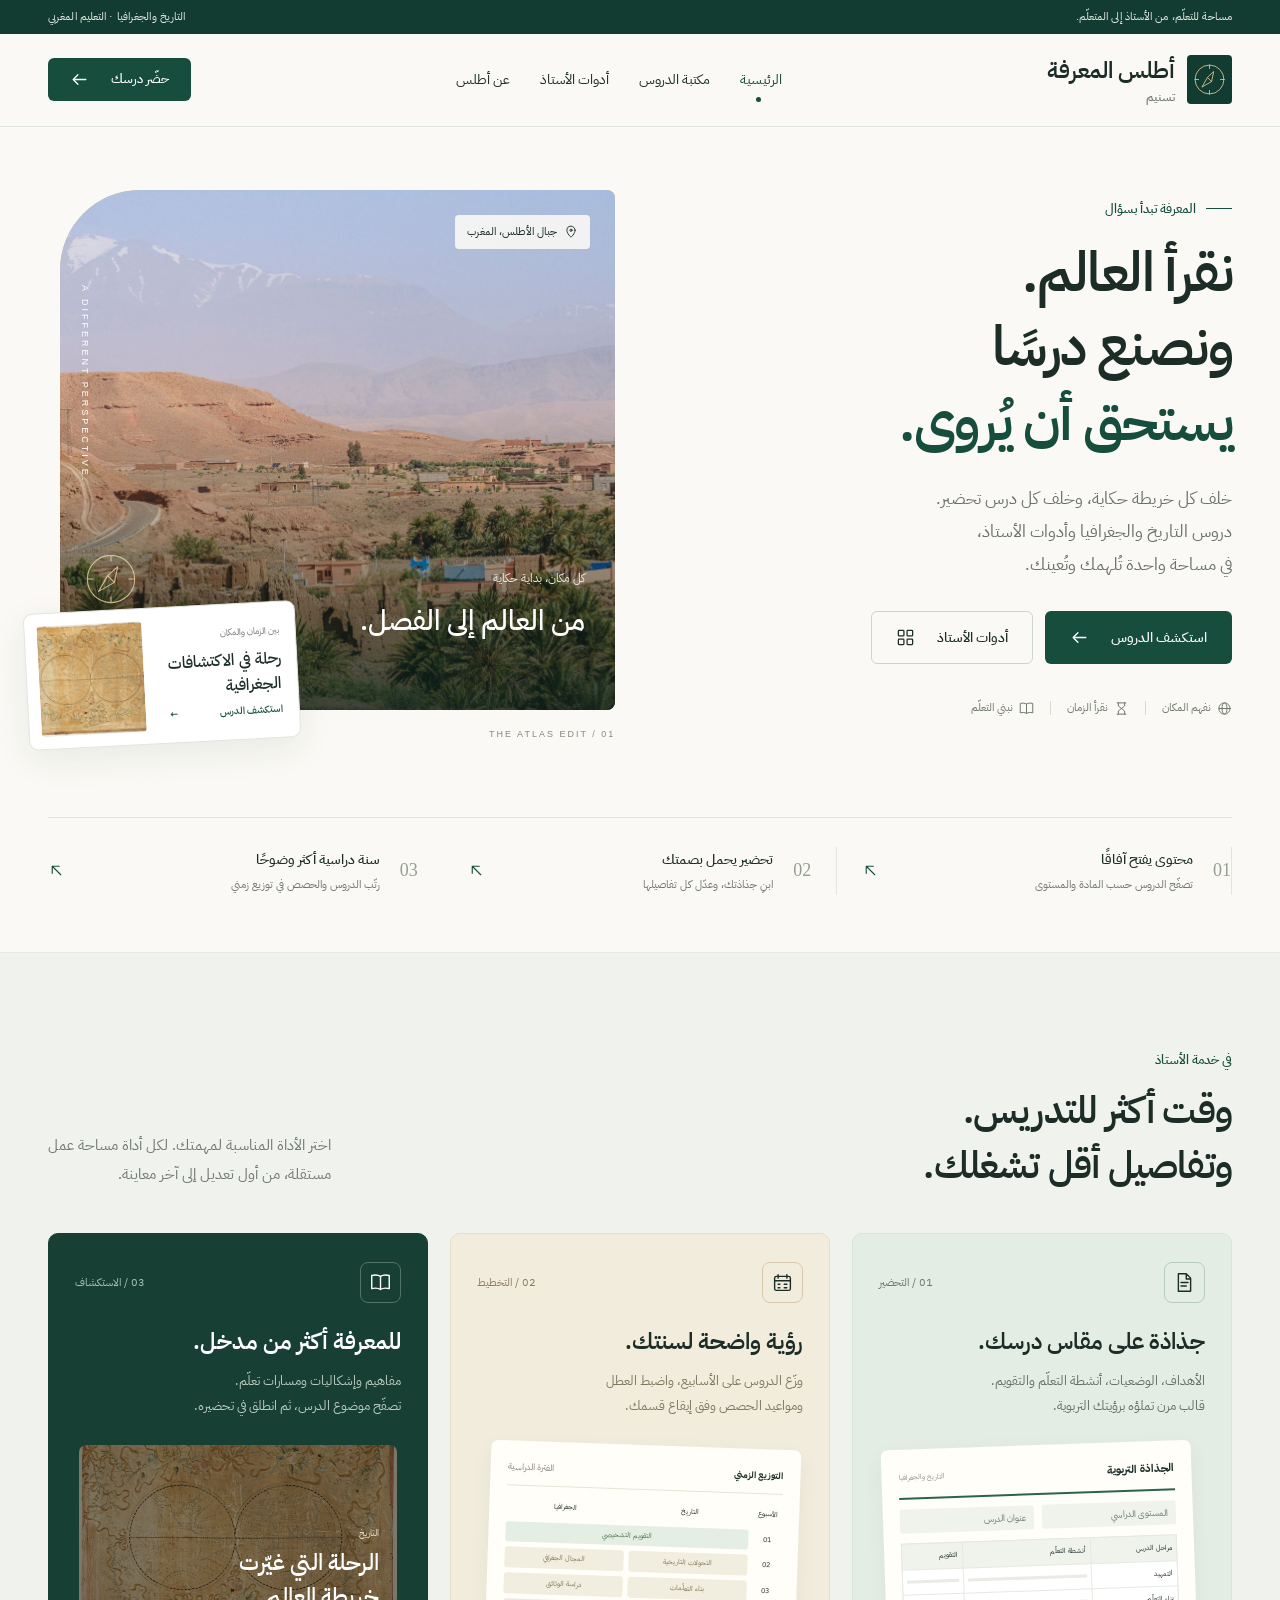
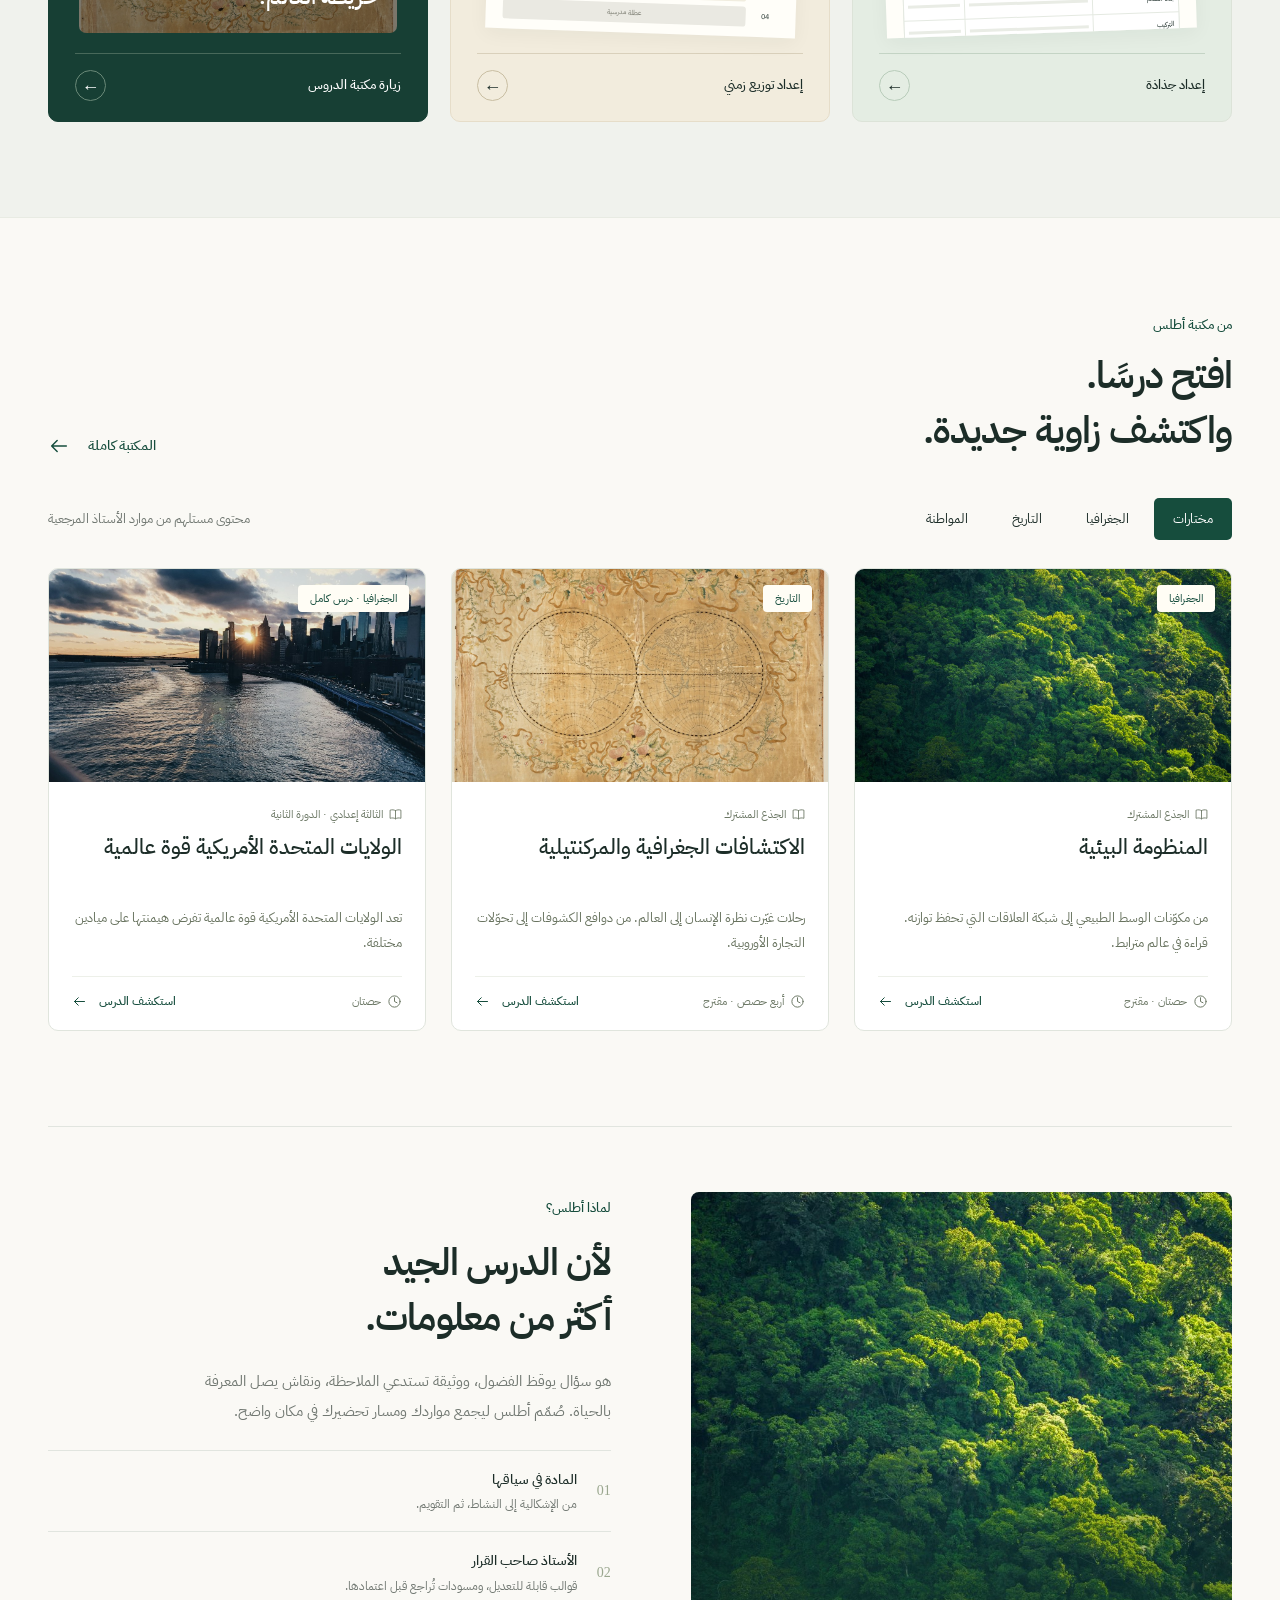
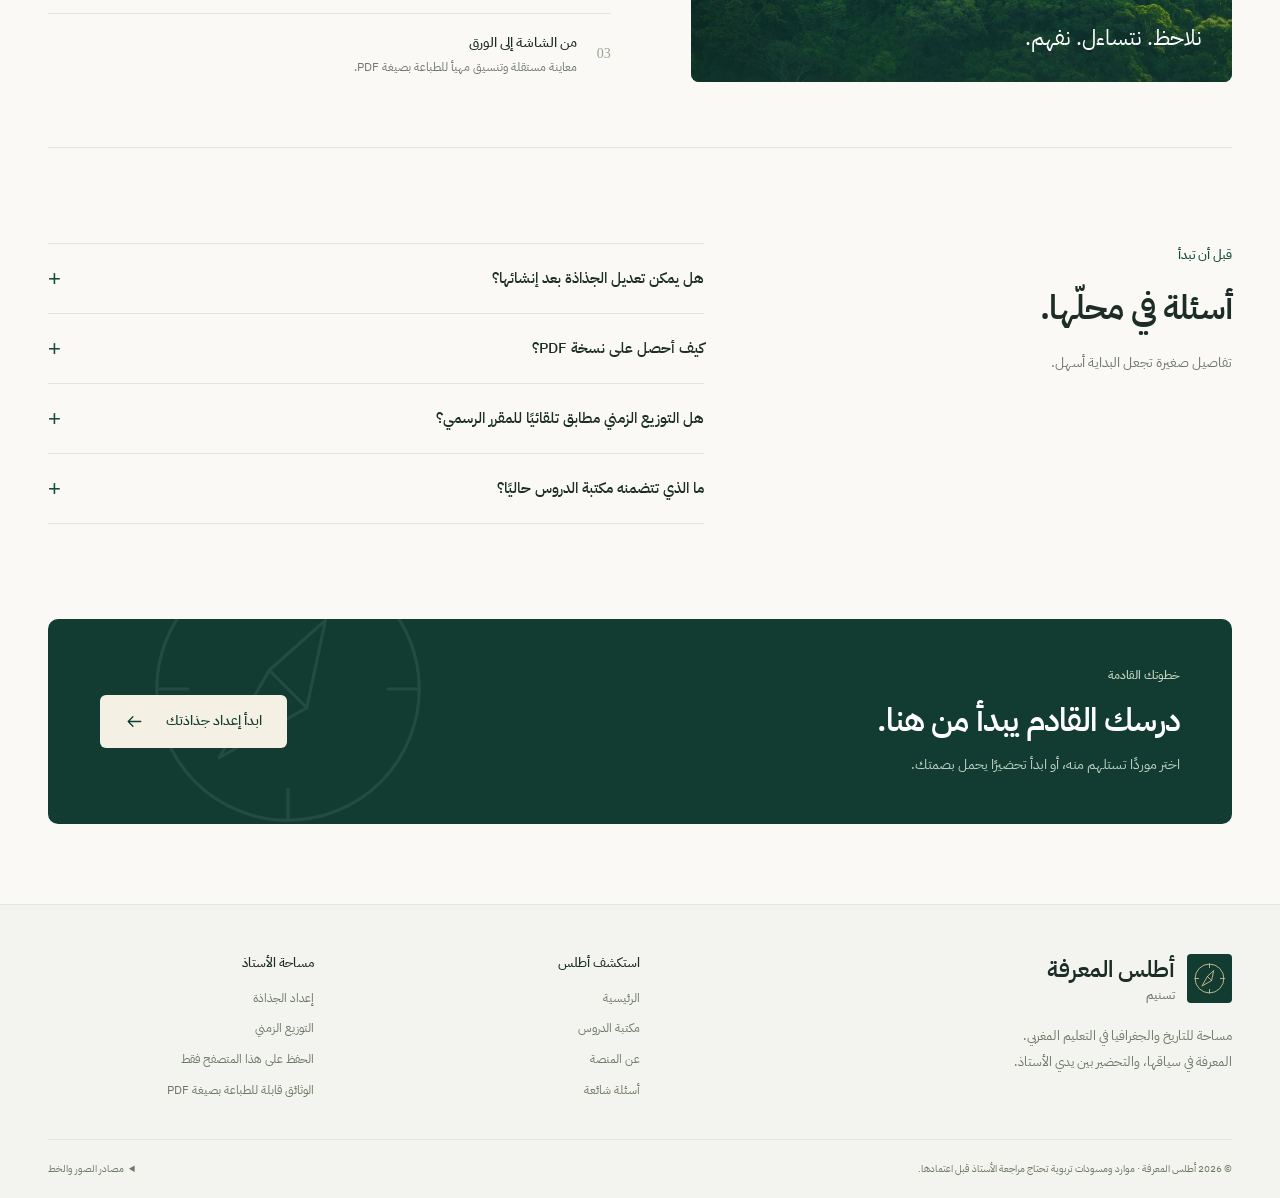
<file: atlas-almaarifa/index.html>
<!doctype html>
<html lang="ar" dir="rtl">
<head>
  <meta charset="utf-8"><meta name="viewport" content="width=device-width,initial-scale=1">
  <title>أطلس المعرفة · تسنيم — نقرأ العالم، ونصنع الدرس</title>
  <meta name="description" content="مساحة لأستاذ التاريخ والجغرافيا في التعليم المغربي: دروس رقمية، إعداد الجذاذات والتوزيع الزمني، ووثائق جاهزة للطباعة.">
  <link rel="icon" href="assets/favicon.svg" type="image/svg+xml">
  <link rel="preload" href="assets/arabic-regular.ttf" as="font" type="font/ttf" crossorigin>
  <link rel="preload" href="assets/arabic-bold.ttf" as="font" type="font/ttf" crossorigin>
  <link rel="stylesheet" href="styles.css"><script src="data.js" defer></script><script src="app.js" defer></script>
</head>
<body data-page="home">
  <a class="skip-link" href="#main">تجاوز إلى المحتوى</a>
  <div class="announcement"><div class="container"><span>مساحة للتعلّم، من الأستاذ إلى المتعلّم.</span><span>التاريخ والجغرافيا · التعليم المغربي</span></div></div>
  <header id="siteHeader"></header>
  <main id="main">
    <section class="hero container">
      <div class="hero-copy">
        <p class="eyebrow"><span class="small-line"></span> المعرفة تبدأ بسؤال</p>
        <h1>نقرأ العالم.<br>ونصنع درسًا<br><span>يستحق أن يُروى.</span></h1>
        <p class="hero-description">خلف كل خريطة حكاية، وخلف كل درس تحضير.<br>دروس التاريخ والجغرافيا وأدوات الأستاذ،<br class="desktop-only"> في مساحة واحدة تُلهمك وتُعينك.</p>
        <div class="button-row"><a class="button primary" href="lessons.html">استكشف الدروس <svg><use href="assets/icons.svg#arrow"/></svg></a><a class="button outline" href="#services">أدوات الأستاذ <svg><use href="assets/icons.svg#grid"/></svg></a></div>
        <div class="hero-topics"><span><svg><use href="assets/icons.svg#globe"/></svg> نفهم المكان</span><i></i><span><svg><use href="assets/icons.svg#history"/></svg> نقرأ الزمان</span><i></i><span><svg><use href="assets/icons.svg#book"/></svg> نبني التعلّم</span></div>
      </div>
      <div class="hero-visual">
        <figure class="landscape">
          <img src="assets/atlas.jpg" alt="قرية وواحة نخيل أمام جبال الأطلس بالمغرب" width="1600" height="1044" fetchpriority="high">
          <div class="photo-location"><svg><use href="assets/icons.svg#pin"/></svg> جبال الأطلس، المغرب</div>
          <span class="vertical-caption" lang="en" dir="ltr">A DIFFERENT PERSPECTIVE.</span>
          <figcaption><span>كل مكان، بداية حكاية</span><strong>من العالم إلى الفصل.</strong></figcaption>
          <div class="compass-mark" aria-hidden="true"><svg><use href="assets/icons.svg#compass"/></svg></div>
        </figure>
        <a class="floating-note" href="lesson.html?id=discoveries#id-discoveries"><img src="assets/map.jpg" alt="" width="120" height="105"><span><small>بين الزمان والمكان</small><strong>رحلة في الاكتشافات<br>الجغرافية</strong><b>استكشف الدرس <span aria-hidden="true">←</span></b></span></a>
        <span class="visual-index" dir="ltr">THE ATLAS EDIT / 01</span>
      </div>
    </section>
    <div class="path-strip container">
      <a href="lessons.html"><span class="step-no">01</span><div><strong>محتوى يفتح آفاقًا</strong><span>تصفّح الدروس حسب المادة والمستوى</span></div><svg><use href="assets/icons.svg#arrow-up"/></svg></a>
      <a href="fiche.html"><span class="step-no">02</span><div><strong>تحضير يحمل بصمتك</strong><span>ابنِ جذاذتك، وعدّل كل تفاصيلها</span></div><svg><use href="assets/icons.svg#arrow-up"/></svg></a>
      <a href="schedule.html"><span class="step-no">03</span><div><strong>سنة دراسية أكثر وضوحًا</strong><span>رتّب الدروس والحصص في توزيع زمني</span></div><svg><use href="assets/icons.svg#arrow-up"/></svg></a>
    </div>
    <section class="services-section section" id="services">
      <div class="container">
        <div class="section-heading"><div><p class="eyebrow">في خدمة الأستاذ</p><h2>وقت أكثر للتدريس.<br>وتفاصيل أقل تشغلك.</h2></div><p class="section-intro">اختر الأداة المناسبة لمهمتك. لكل أداة مساحة عمل<br class="desktop-only"> مستقلة، من أول تعديل إلى آخر معاينة.</p></div>
        <div class="services-grid">
          <a class="service-card mint" href="fiche.html">
            <div class="service-top"><span class="icon-tile"><svg><use href="assets/icons.svg#document"/></svg></span><span class="service-number">01 / التحضير</span></div>
            <h3>جذاذة على مقاس درسك.</h3><p>الأهداف، الوضعيات، أنشطة التعلّم والتقويم.<br>قالب مرن تملؤه برؤيتك التربوية.</p>
            <div class="mini-document" aria-hidden="true"><div class="mini-doc-head"><b>الجذاذة التربوية</b><span>التاريخ والجغرافيا</span></div><div class="mini-pills"><i>المستوى الدراسي</i><i>عنوان الدرس</i></div><div class="mini-table"><b>مراحل الدرس</b><b>أنشطة التعلّم</b><b>التقويم</b><span>التمهيد</span><i></i><i></i><span>بناء التعلّم</span><i></i><i></i><span>التركيب</span><i></i><i></i></div></div>
            <div class="service-link">إعداد جذاذة <span class="circle-arrow">←</span></div>
          </a>
          <a class="service-card sand" href="schedule.html">
            <div class="service-top"><span class="icon-tile"><svg><use href="assets/icons.svg#calendar"/></svg></span><span class="service-number">02 / التخطيط</span></div>
            <h3>رؤية واضحة لسنتك.</h3><p>وزّع الدروس على الأسابيع، واضبط العطل<br>ومواعيد الحصص وفق إيقاع قسمك.</p>
            <div class="mini-calendar" aria-hidden="true"><div><b>التوزيع الزمني</b><span>الفترة الدراسية</span></div><div class="calendar-columns"><span>الأسبوع</span><span>التاريخ</span><span>الجغرافيا</span><b>01</b><i class="cal-teal">التقويم التشخيصي</i><b>02</b><i>التحولات التاريخية</i><i>المجال الجغرافي</i><b>03</b><i>بناء التعلّمات</i><i>دراسة الوثائق</i><b>04</b><i class="cal-holiday">عطلة مدرسية</i></div></div>
            <div class="service-link">إعداد توزيع زمني <span class="circle-arrow">←</span></div>
          </a>
          <a class="service-card dark-service" href="lessons.html">
            <div class="service-top"><span class="icon-tile"><svg><use href="assets/icons.svg#book"/></svg></span><span class="service-number">03 / الاستكشاف</span></div>
            <h3>للمعرفة أكثر من مدخل.</h3><p>مفاهيم وإشكاليات ومسارات تعلّم.<br>تصفّح موضوع الدرس، ثم انطلق في تحضيره.</p>
            <div class="mini-library" aria-hidden="true"><img src="assets/map.jpg" alt="" loading="lazy"><div><small>التاريخ</small><b>الرحلة التي غيّرت<br>خريطة العالم.</b></div></div>
            <div class="service-link">زيارة مكتبة الدروس <span class="circle-arrow">←</span></div>
          </a>
        </div>
      </div>
    </section>
    <section class="section container lessons-section" id="featured">
      <div class="section-heading"><div><p class="eyebrow">من مكتبة أطلس</p><h2>افتح درسًا.<br>واكتشف زاوية جديدة.</h2></div><a href="lessons.html" class="text-link">المكتبة كاملة <svg><use href="assets/icons.svg#arrow"/></svg></a></div>
      <div class="featured-toolbar"><div class="filter-tabs" aria-label="تصفية الدروس"><button class="active" data-home-filter="all" aria-pressed="true">مختارات</button><button data-home-filter="geography" aria-pressed="false">الجغرافيا</button><button data-home-filter="history" aria-pressed="false">التاريخ</button><button data-home-filter="citizenship" aria-pressed="false">المواطنة</button></div><span class="muted small">محتوى مستلهم من موارد الأستاذ المرجعية</span></div>
      <div id="featuredLessons" class="lesson-grid"></div>
    </section>
    <section class="about-section container" id="about">
      <div class="about-image"><img src="assets/forest.jpg" alt="تفاصيل غطاء غابوي كثيف في ضوء الشمس" loading="lazy" width="1200" height="800"><span>نلاحظ. نتساءل. نفهم.</span></div>
      <div class="about-copy"><p class="eyebrow">لماذا أطلس؟</p><h2>لأن الدرس الجيد<br>أكثر من معلومات.</h2><p>هو سؤال يوقظ الفضول، ووثيقة تستدعي الملاحظة، ونقاش يصل المعرفة بالحياة. صُمّم أطلس ليجمع مواردك ومسار تحضيرك في مكان واضح.</p><div class="about-points"><div><span>01</span><p><strong>المادة في سياقها</strong>من الإشكالية إلى النشاط، ثم التقويم.</p></div><div><span>02</span><p><strong>الأستاذ صاحب القرار</strong>قوالب قابلة للتعديل، ومسودات تُراجع قبل اعتمادها.</p></div><div><span>03</span><p><strong>من الشاشة إلى الورق</strong>معاينة مستقلة وتنسيق مهيأ للطباعة بصيغة PDF.</p></div></div></div>
    </section>
    <section class="faq-section section container" id="faq"><div><p class="eyebrow">قبل أن تبدأ</p><h2>أسئلة في محلّها.</h2><p class="muted">تفاصيل صغيرة تجعل البداية أسهل.</p></div><div class="faq-list">
      <details><summary>هل يمكن تعديل الجذاذة بعد إنشائها؟<span>+</span></summary><p>نعم. يمكنك تعديل بيانات الدرس والأهداف ومراحل الحصة، وإضافة الأنشطة أو حذفها. تتحدث المعاينة مباشرة، ويمكن حفظ مسودة على هذا المتصفح للعودة إليها.</p></details>
      <details><summary>كيف أحصل على نسخة PDF؟<span>+</span></summary><p>داخل صفحة الجذاذة أو التوزيع، اضغط «طباعة / حفظ PDF». في نافذة الطباعة اختر «حفظ بصيغة PDF». يُصدَّر محتوى الوثيقة وحده دون قوائم الموقع.</p></details>
      <details><summary>هل التوزيع الزمني مطابق تلقائيًا للمقرر الرسمي؟<span>+</span></summary><p>الأداة تنظّم الدروس التي تدخلها حسب تاريخ البداية والأسابيع والعطل التي تحددها. النموذج المقترح مسودة عمل، وليس تقويمًا رسميًا؛ راجع المقرر الوزاري والمنهاج المعتمد قبل اعتماده.</p></details>
      <details><summary>ما الذي تتضمنه مكتبة الدروس حاليًا؟<span>+</span></summary><p>تضم درس الولايات المتحدة الأمريكية للثالثة إعدادي بنصوص الملف الأصلي ووثائقه المعاد تنظيمها، إضافة إلى خمس بطاقات تقديم وتحضير لبقية الدروس.</p></details>
    </div></section>
    <section class="closing container"><div><p class="eyebrow">خطوتك القادمة</p><h2>درسك القادم يبدأ من هنا.</h2><p>اختر موردًا تستلهم منه، أو ابدأ تحضيرًا يحمل بصمتك.</p></div><a class="button light-button" href="fiche.html">ابدأ إعداد جذاذتك <svg><use href="assets/icons.svg#arrow"/></svg></a><svg class="closing-compass" aria-hidden="true"><use href="assets/icons.svg#compass"/></svg></section>
  </main>
  <footer id="siteFooter"></footer><div id="toast" role="status" aria-live="polite"></div>
</body></html>
</file>
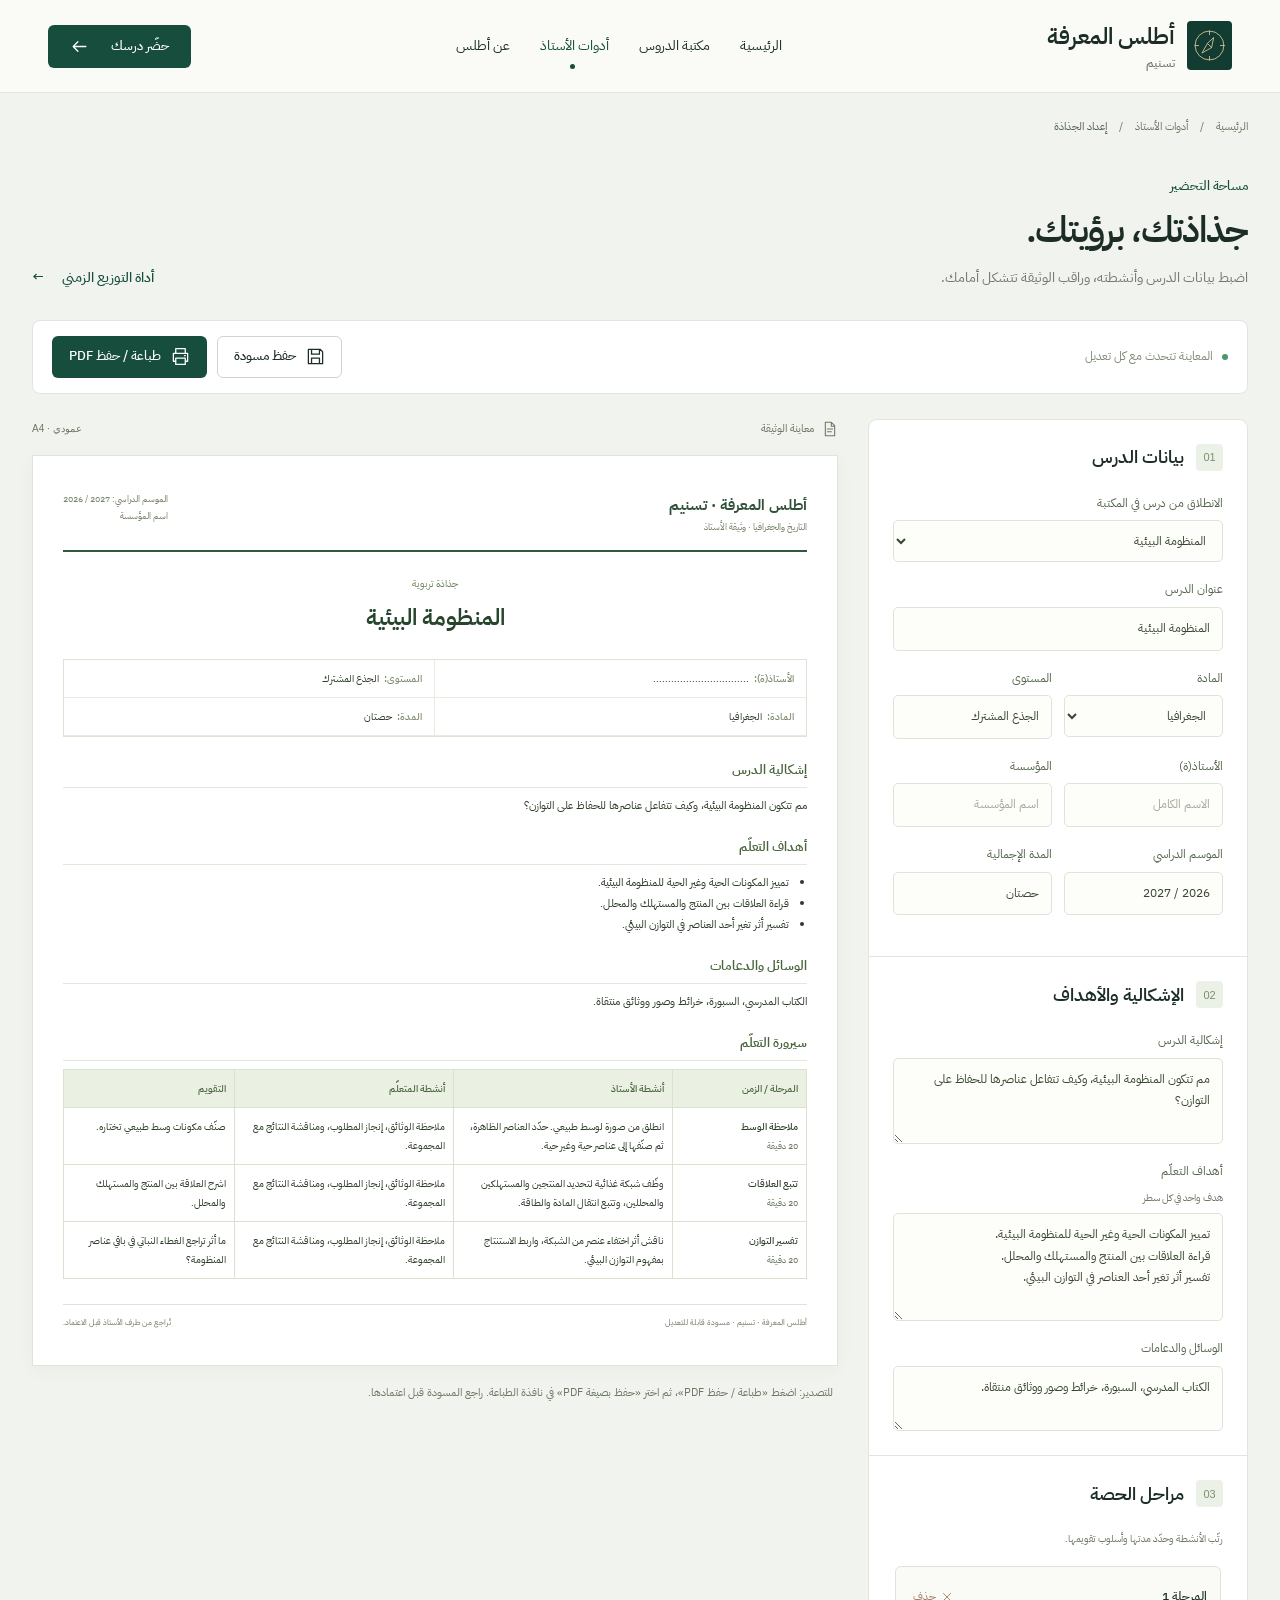
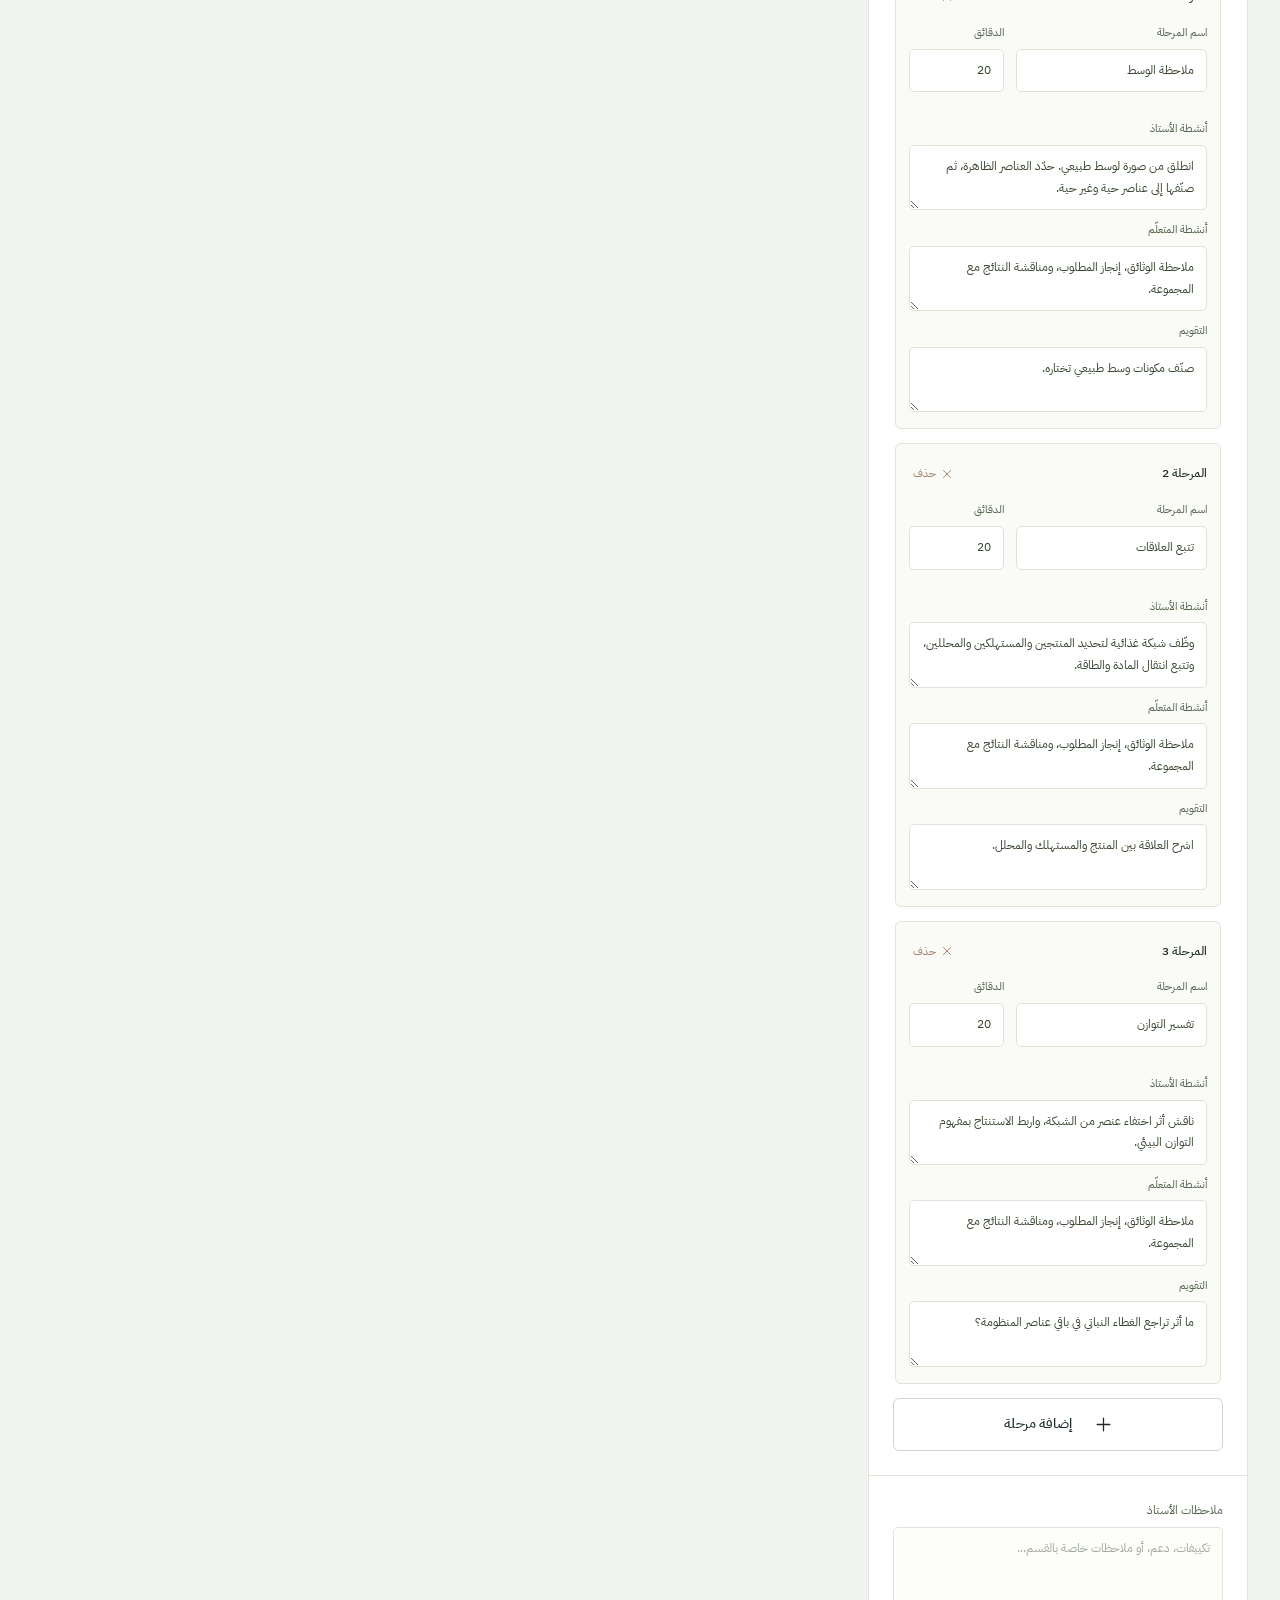
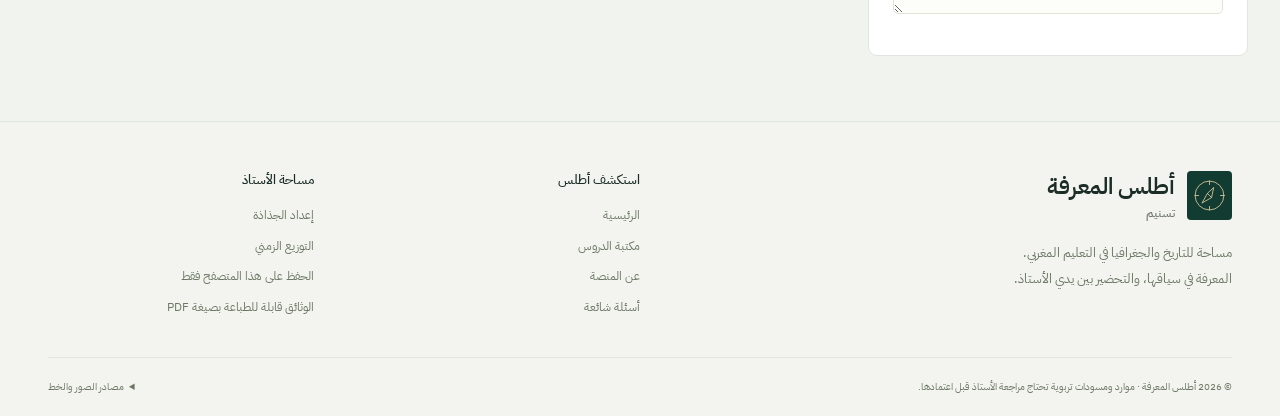
<file: atlas-almaarifa/fiche.html>
<!doctype html><html lang="ar" dir="rtl"><head><meta charset="utf-8"><meta name="viewport" content="width=device-width,initial-scale=1"><title>إعداد الجذاذة — أطلس المعرفة · تسنيم</title><link rel="icon" href="assets/favicon.svg"><link rel="stylesheet" href="styles.css"><script src="data.js" defer></script><script src="app.js" defer></script><script src="studio.js" defer></script></head>
<body data-page="fiche" class="studio-body"><a class="skip-link" href="#main">تجاوز إلى المحتوى</a><header id="siteHeader"></header><main id="main" class="studio-main container">
<nav class="breadcrumbs" aria-label="مسار الصفحة"><a href="index.html">الرئيسية</a><span>/</span><span>أدوات الأستاذ</span><span>/</span><span>إعداد الجذاذة</span></nav>
<div class="studio-heading"><div><p class="eyebrow">مساحة التحضير</p><h1>جذاذتك، برؤيتك.</h1><p>اضبط بيانات الدرس وأنشطته، وراقب الوثيقة تتشكل أمامك.</p></div><a href="schedule.html" class="text-link">أداة التوزيع الزمني <span>←</span></a></div>
<div class="studio-toolbar"><span id="draftStatus"><span class="status-dot"></span> المعاينة تتحدث مع كل تعديل</span><div><button class="button compact outline" id="saveDraft"><svg><use href="assets/icons.svg#save"/></svg>حفظ مسودة</button><button class="button compact primary" id="printButton"><svg><use href="assets/icons.svg#print"/></svg>طباعة / حفظ PDF</button></div></div>
<div class="studio-layout">
<form id="ficheForm" class="editor-panel"><div class="editor-section"><div class="editor-title"><span>01</span><h2>بيانات الدرس</h2></div>
<label>الانطلاق من درس في المكتبة<select name="template" id="templateSelect"><option value="">جذاذة فارغة</option></select></label>
<label>عنوان الدرس<input name="title" required maxlength="180" placeholder="أدخل عنوان الدرس"></label>
<div class="form-columns"><label>المادة<select name="subject"><option>الجغرافيا</option><option>التاريخ</option><option>التربية على المواطنة</option></select></label><label>المستوى<input name="level" value="الجذع المشترك" maxlength="100"></label></div>
<div class="form-columns"><label>الأستاذ(ة)<input name="teacher" placeholder="الاسم الكامل" maxlength="100"></label><label>المؤسسة<input name="school" placeholder="اسم المؤسسة" maxlength="140"></label></div>
<div class="form-columns"><label>الموسم الدراسي<input name="year" value="2026 / 2027" maxlength="40"></label><label>المدة الإجمالية<input name="duration" value="حصتان" maxlength="60"></label></div></div>
<div class="editor-section"><div class="editor-title"><span>02</span><h2>الإشكالية والأهداف</h2></div><label>إشكالية الدرس<textarea name="problem" rows="3" maxlength="1500" placeholder="ما السؤال الذي ينطلق منه الدرس؟"></textarea></label><label>أهداف التعلّم <small>هدف واحد في كل سطر</small><textarea name="objectives" rows="4" maxlength="3000"></textarea></label><label>الوسائل والدعامات<textarea name="materials" rows="2" maxlength="1000">الكتاب المدرسي، السبورة، خرائط وصور ووثائق منتقاة.</textarea></label></div>
<div class="editor-section"><div class="editor-title"><span>03</span><h2>مراحل الحصة</h2></div><p class="field-help">رتّب الأنشطة وحدّد مدتها وأسلوب تقويمها.</p><div id="activitiesEditor"></div><button type="button" class="button outline full-width" id="addActivity"><svg><use href="assets/icons.svg#plus"/></svg>إضافة مرحلة</button></div>
<div class="editor-section"><label>ملاحظات الأستاذ<textarea name="notes" rows="3" maxlength="2000" placeholder="تكييفات، دعم، أو ملاحظات خاصة بالقسم..."></textarea></label><a href="#preview" class="text-link mobile-preview-link">الانتقال إلى المعاينة ↓</a></div>
</form>
<section class="preview-panel" id="preview" aria-label="معاينة الجذاذة"><div class="preview-label"><span><svg><use href="assets/icons.svg#document"/></svg>معاينة الوثيقة</span><b>A4 · عمودي</b></div><div class="paper-wrap"><article class="paper" id="printDocument"></article></div><p class="print-help">للتصدير: اضغط «طباعة / حفظ PDF»، ثم اختر «حفظ بصيغة PDF» في نافذة الطباعة. راجع المسودة قبل اعتمادها.</p></section>
</div></main><footer id="siteFooter"></footer><div id="toast" role="status" aria-live="polite"></div></body></html>
</file>
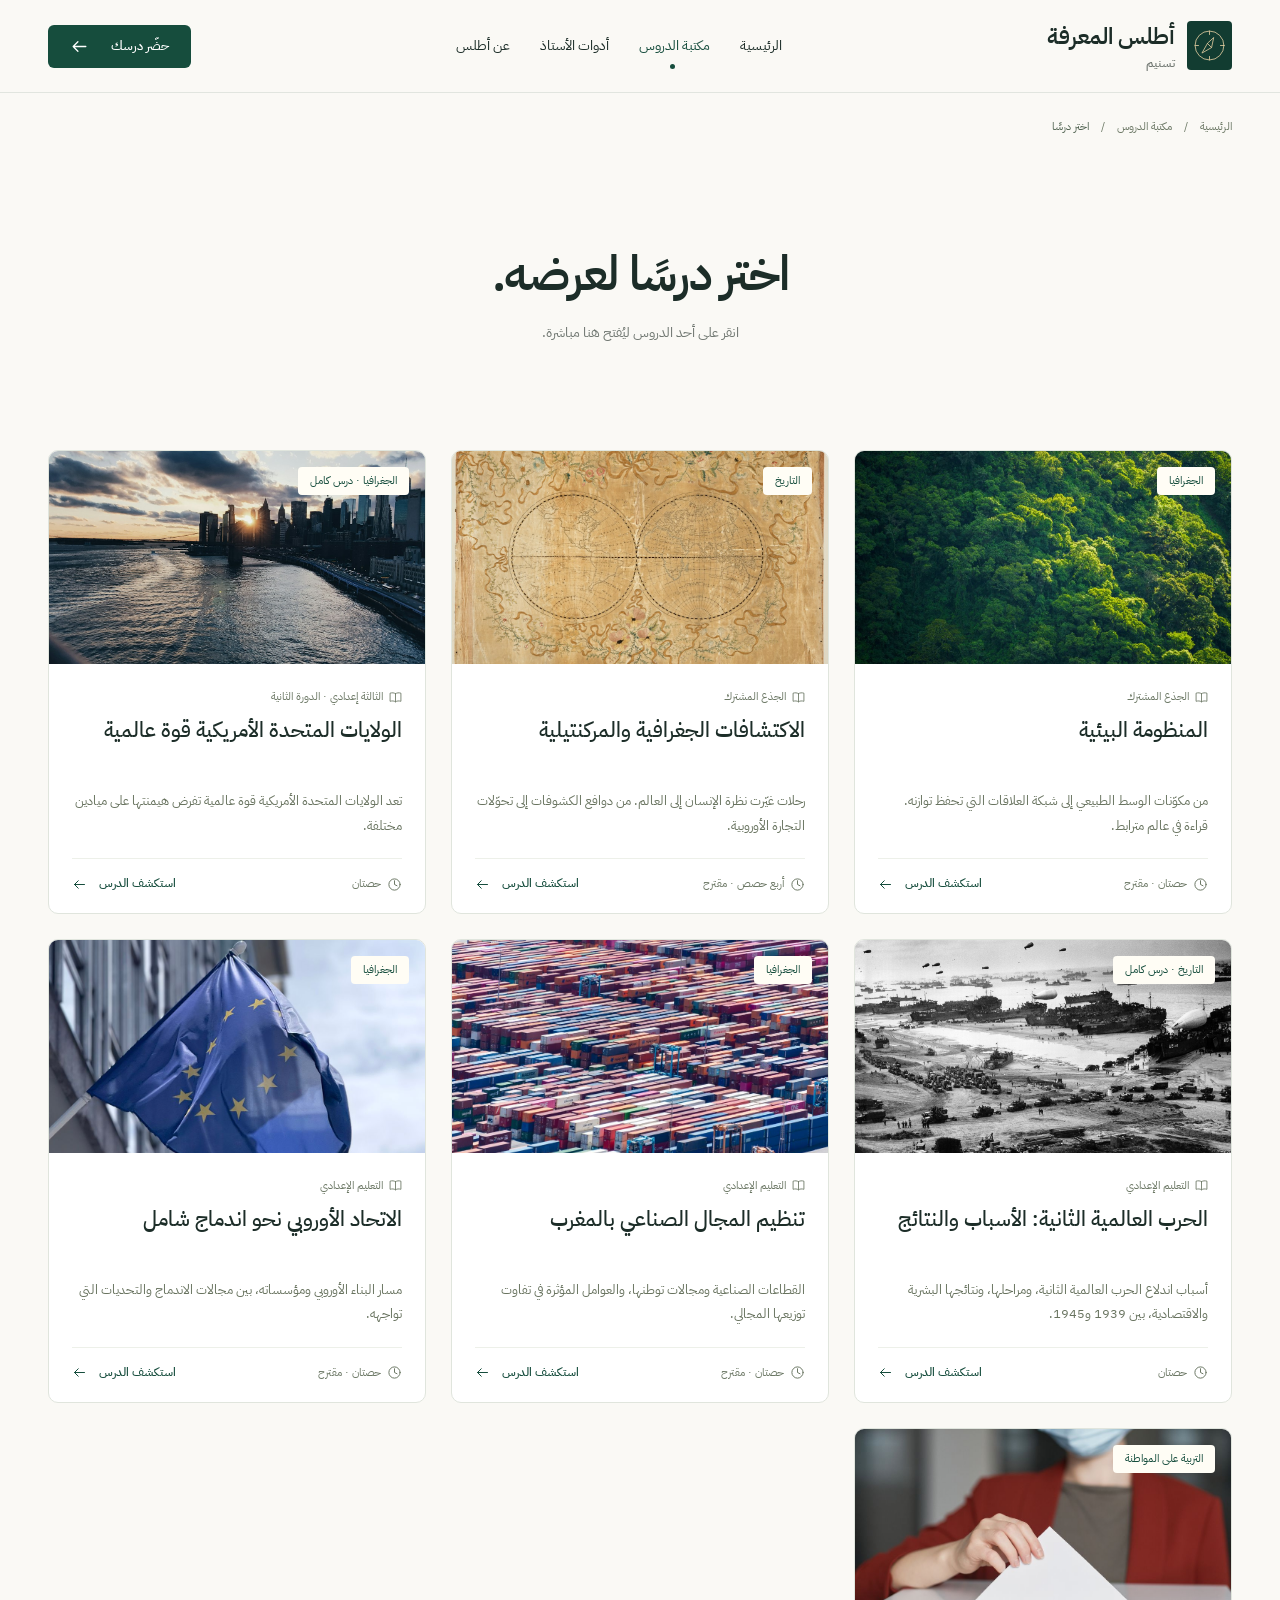
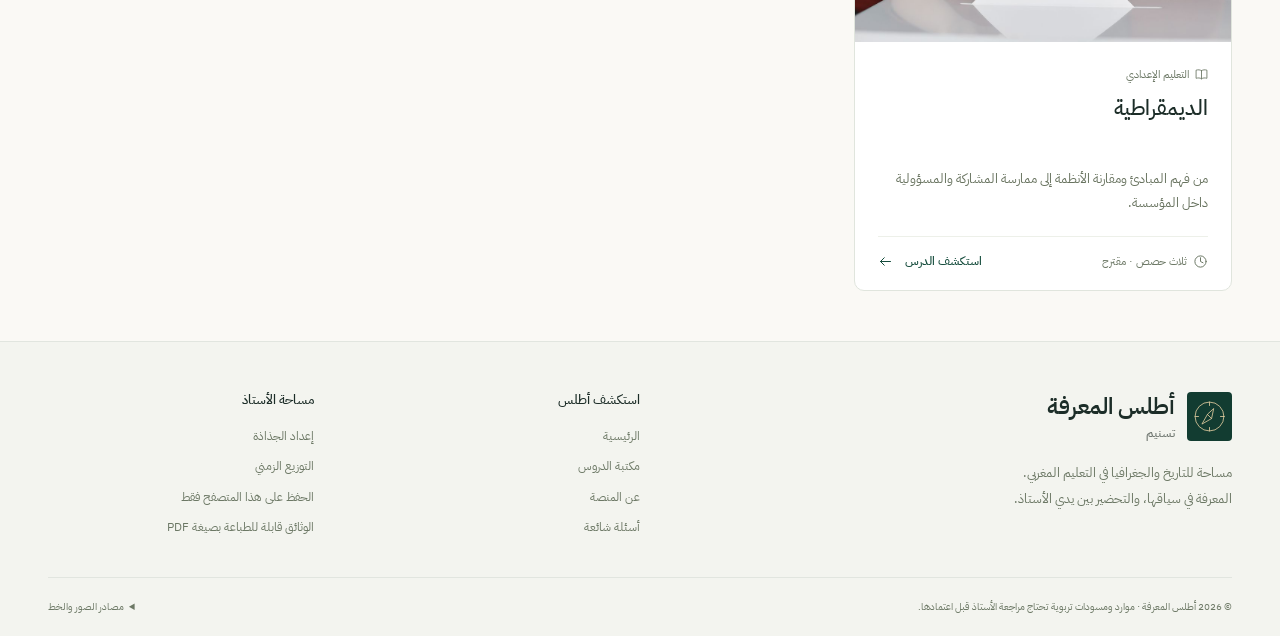
<file: atlas-almaarifa/lesson.html>
<!doctype html><html lang="ar" dir="rtl"><head><meta charset="utf-8"><meta name="viewport" content="width=device-width,initial-scale=1"><title>الدرس — أطلس المعرفة · تسنيم</title><link rel="icon" href="assets/favicon.svg"><link rel="stylesheet" href="styles.css"><link rel="stylesheet" href="usa-lesson.css"><link rel="stylesheet" href="ww2-lesson.css"><link rel="stylesheet" href="presenter.css"><script src="data.js" defer></script><script src="usa-source.js" defer></script><script src="usa-lesson.js" defer></script><script src="presenter.js" defer></script><script src="ww2-source.js" defer></script><script src="ww2-lesson.js" defer></script><script src="app.js" defer></script></head>
<body data-page="lesson"><a class="skip-link" href="#main">تجاوز إلى المحتوى</a><header id="siteHeader"></header><main id="main" class="container lesson-page">
<nav class="breadcrumbs" aria-label="مسار الصفحة"><a href="index.html">الرئيسية</a><span>/</span><a href="lessons.html">مكتبة الدروس</a><span>/</span><span id="lessonCrumb"></span></nav>
<div id="lessonContent"></div>
<section class="related-section"><div class="section-heading"><h2>واصل الاستكشاف.</h2><a href="lessons.html" class="text-link">العودة إلى المكتبة <span>←</span></a></div><div id="relatedLessons" class="lesson-grid"></div></section>
</main><footer id="siteFooter"></footer><div id="toast" role="status"></div></body></html>
</file>
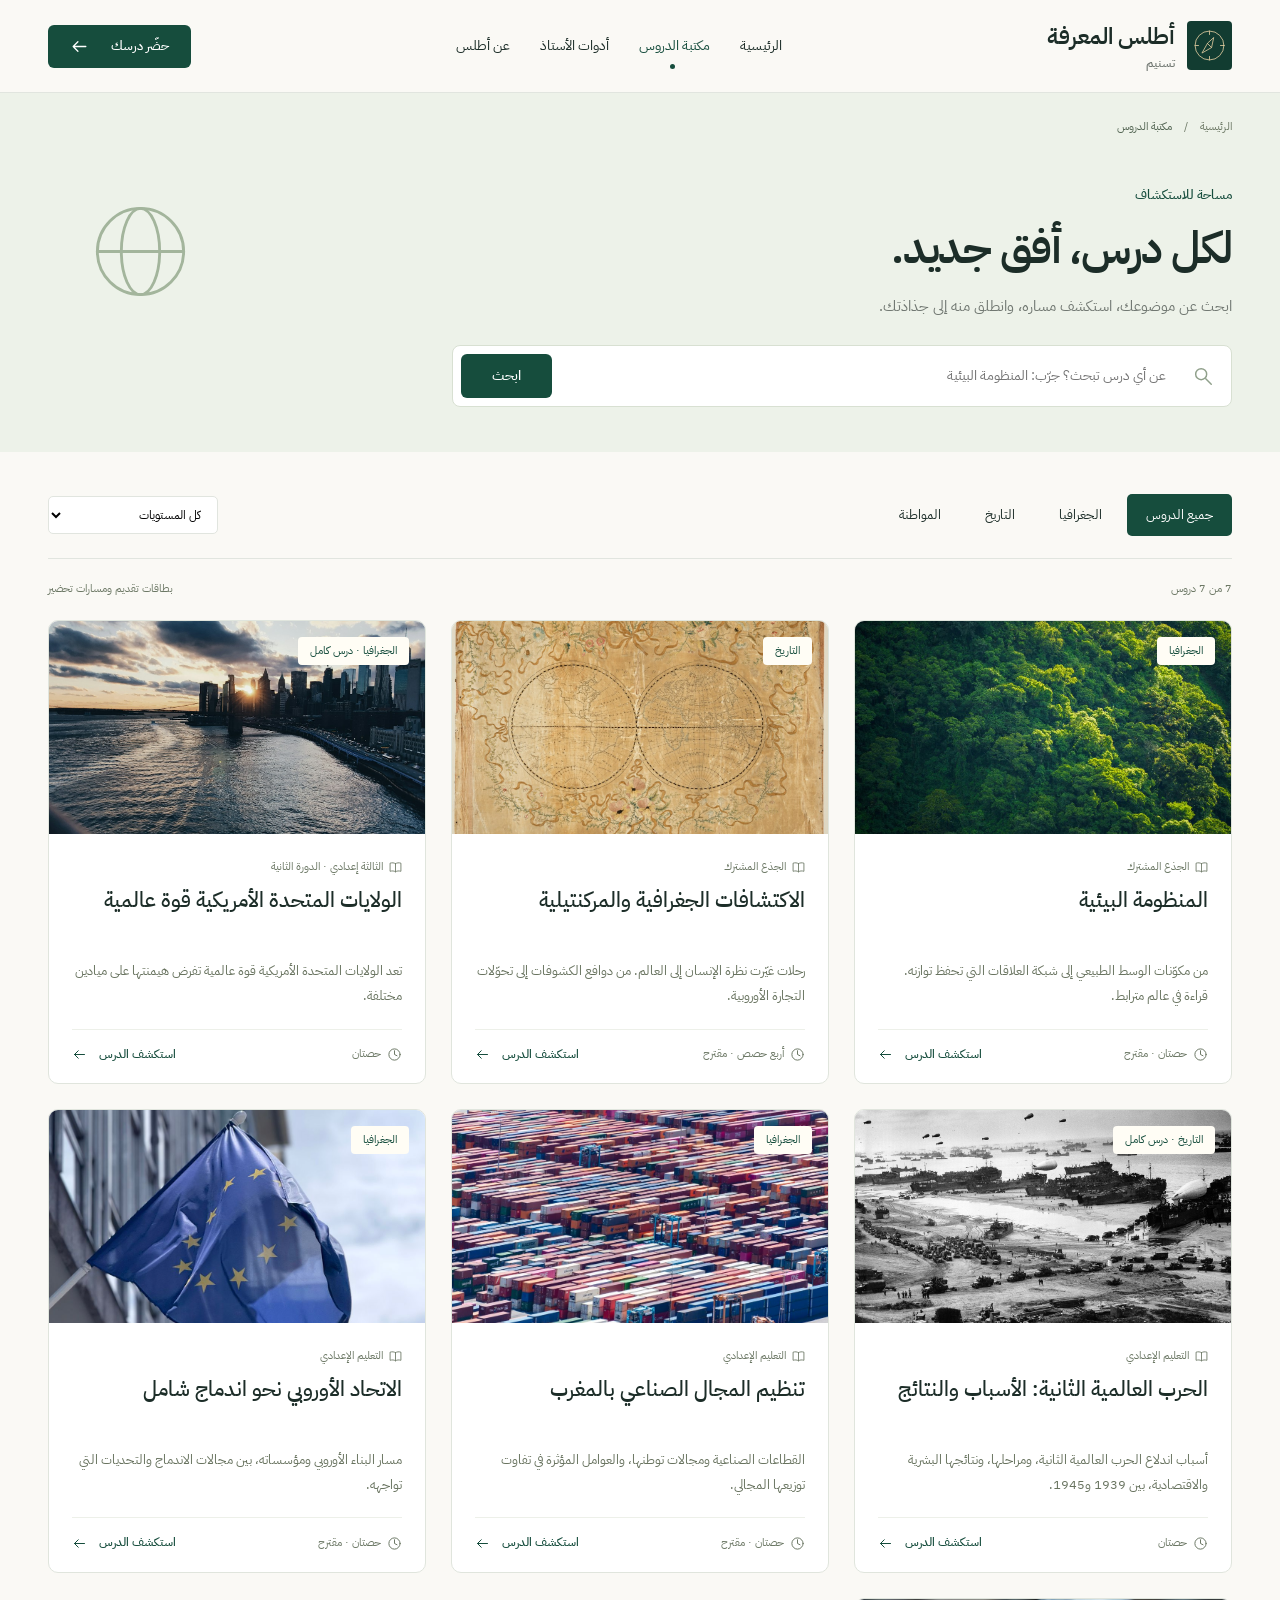
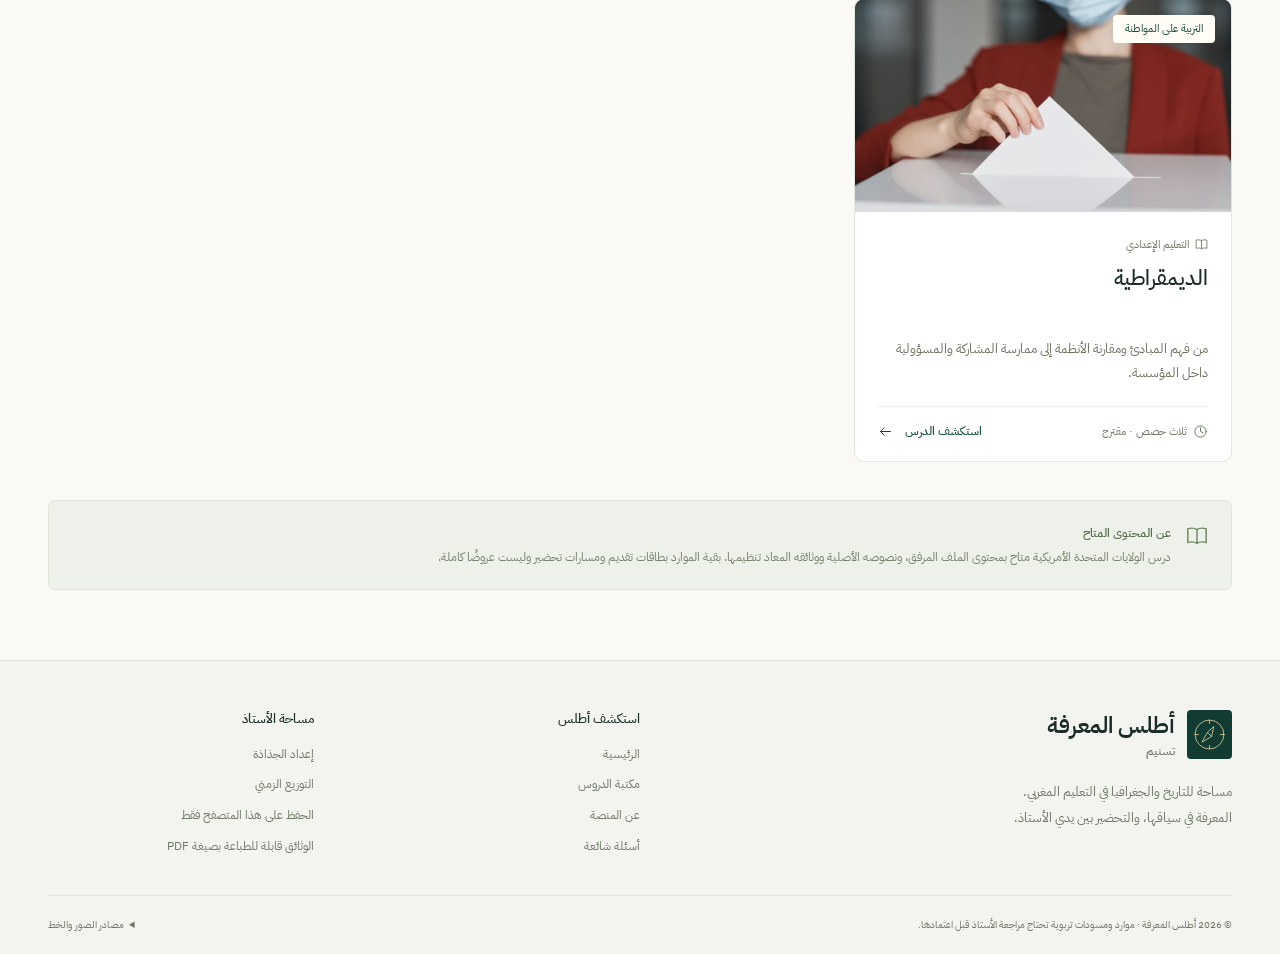
<file: atlas-almaarifa/lessons.html>
<!doctype html><html lang="ar" dir="rtl"><head><meta charset="utf-8"><meta name="viewport" content="width=device-width,initial-scale=1"><title>مكتبة الدروس — أطلس المعرفة · تسنيم</title><meta name="description" content="استكشف دروس التاريخ والجغرافيا والتربية على المواطنة حسب المادة والمستوى الدراسي."><link rel="icon" href="assets/favicon.svg"><link rel="stylesheet" href="styles.css"><script src="data.js" defer></script><script src="app.js" defer></script></head>
<body data-page="library"><a class="skip-link" href="#main">تجاوز إلى المحتوى</a><header id="siteHeader"></header><main id="main">
<section class="library-intro"><div class="container"><nav class="breadcrumbs" aria-label="مسار الصفحة"><a href="index.html">الرئيسية</a><span>/</span><span>مكتبة الدروس</span></nav><div class="section-heading"><div><p class="eyebrow">مساحة للاستكشاف</p><h1>لكل درس، أفق جديد.</h1><p>ابحث عن موضوعك، استكشف مساره، وانطلق منه إلى جذاذتك.</p></div><svg class="library-globe" aria-hidden="true"><use href="assets/icons.svg#globe"/></svg></div><form class="library-search" id="searchForm" role="search"><svg><use href="assets/icons.svg#search"/></svg><label class="sr-only" for="resourceSearch">ابحث في الدروس</label><input id="resourceSearch" type="search" placeholder="عن أي درس تبحث؟ جرّب: المنظومة البيئية" autocomplete="off"><button class="button primary" type="submit">ابحث</button></form></div></section>
<section class="container library-content"><div class="library-toolbar"><div class="filter-tabs" aria-label="المادة"><button class="active" data-filter="all" aria-pressed="true">جميع الدروس</button><button data-filter="geography" aria-pressed="false">الجغرافيا</button><button data-filter="history" aria-pressed="false">التاريخ</button><button data-filter="citizenship" aria-pressed="false">المواطنة</button></div><label class="level-filter"><span class="sr-only">المستوى الدراسي</span><select id="levelFilter"><option value="all">كل المستويات</option><option>التعليم الإعدادي</option><option>الجذع المشترك</option><option>التعليم التأهيلي</option></select></label></div><div class="result-meta"><span id="resultCount" role="status" aria-live="polite"></span><span>بطاقات تقديم ومسارات تحضير</span></div><div class="lesson-grid" id="libraryGrid"></div><div class="empty-state" id="emptyState" hidden><svg><use href="assets/icons.svg#search"/></svg><h2>لم نجد درسًا بهذه المواصفات.</h2><p>جرّب كلمة أقصر أو اختر مستوى دراسيًا آخر.</p><button class="button outline" id="clearFilters">عرض جميع الدروس</button></div><aside class="resource-notice"><svg><use href="assets/icons.svg#book"/></svg><p><strong>عن المحتوى المتاح</strong>هذه البطاقات مستلهمة من ملفات الأستاذ المرجعية. تعرض إشكاليات وأهدافًا وأنشطة مقترحة؛ ولا تتضمن بعدُ العروض الأصلية كاملة أو ملفاتها القابلة للتنزيل.</p></aside></section>
</main><footer id="siteFooter"></footer><div id="toast" role="status"></div></body></html>
</file>
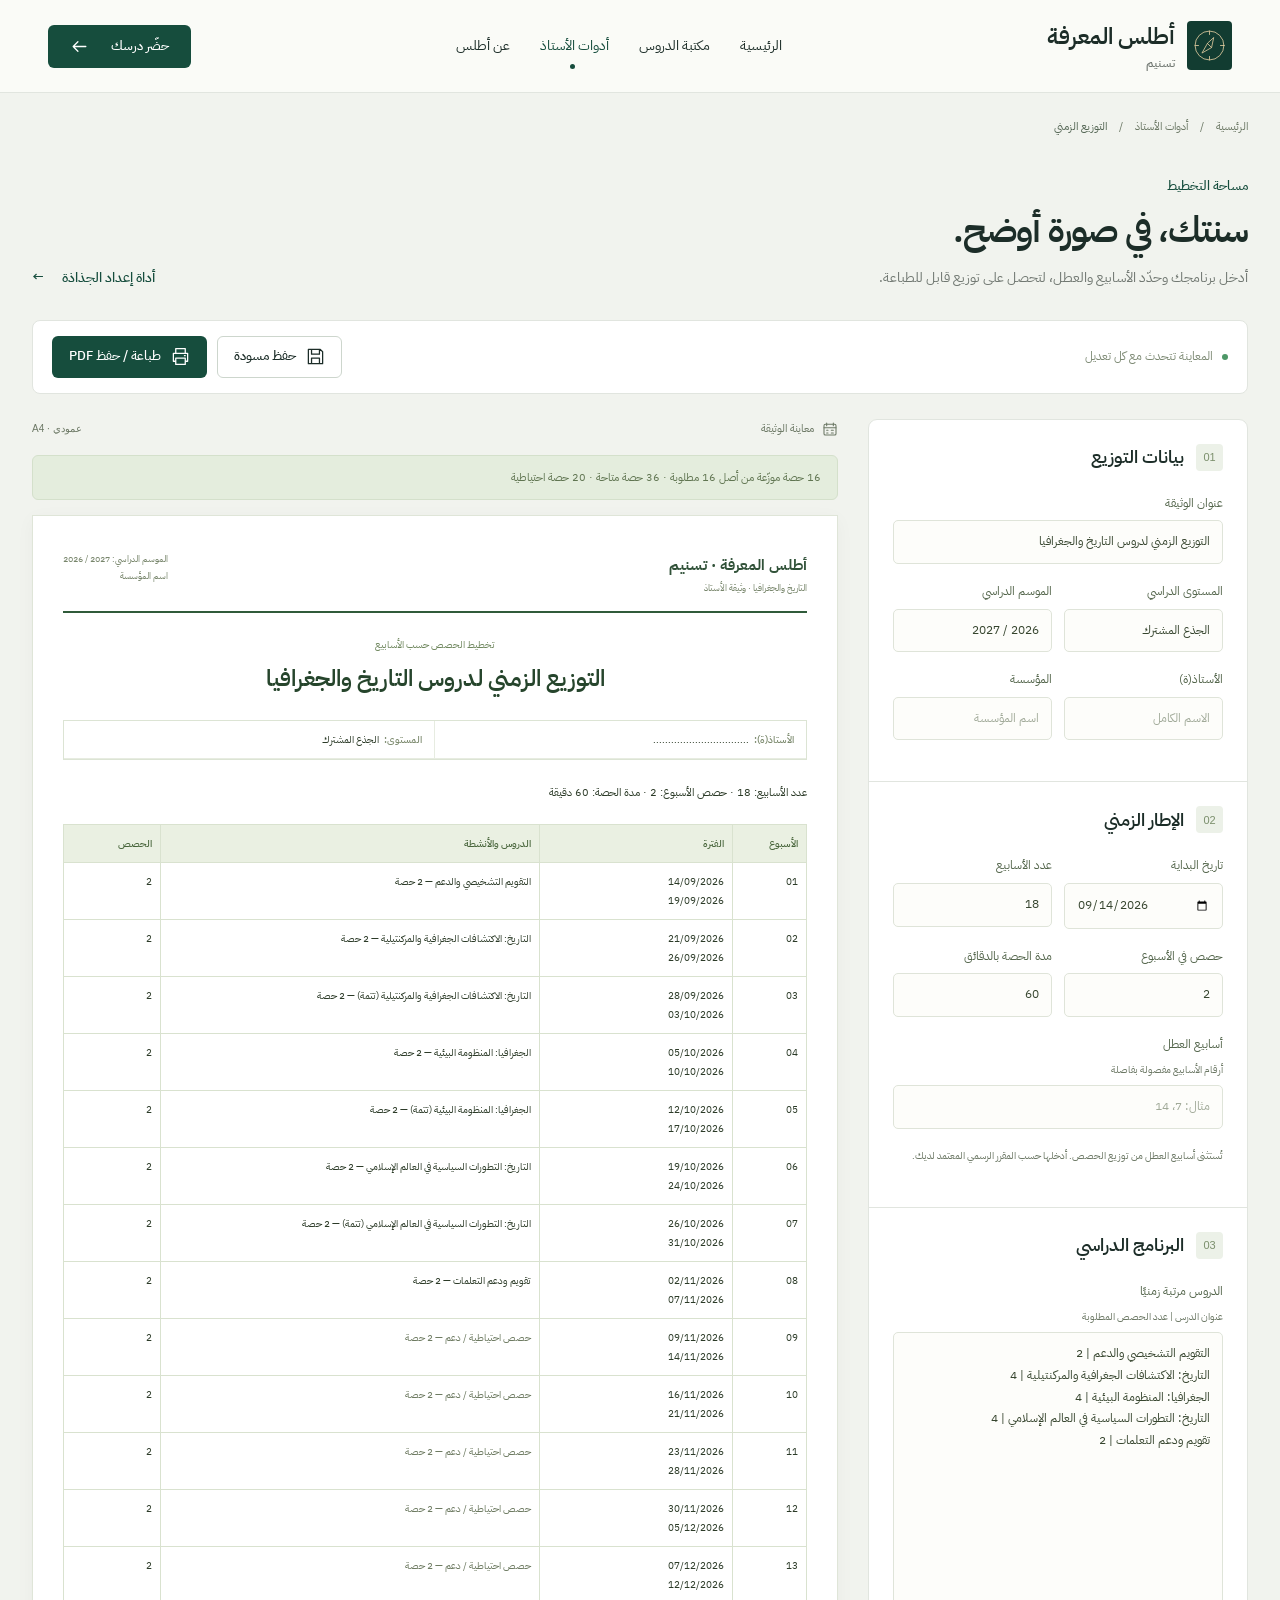
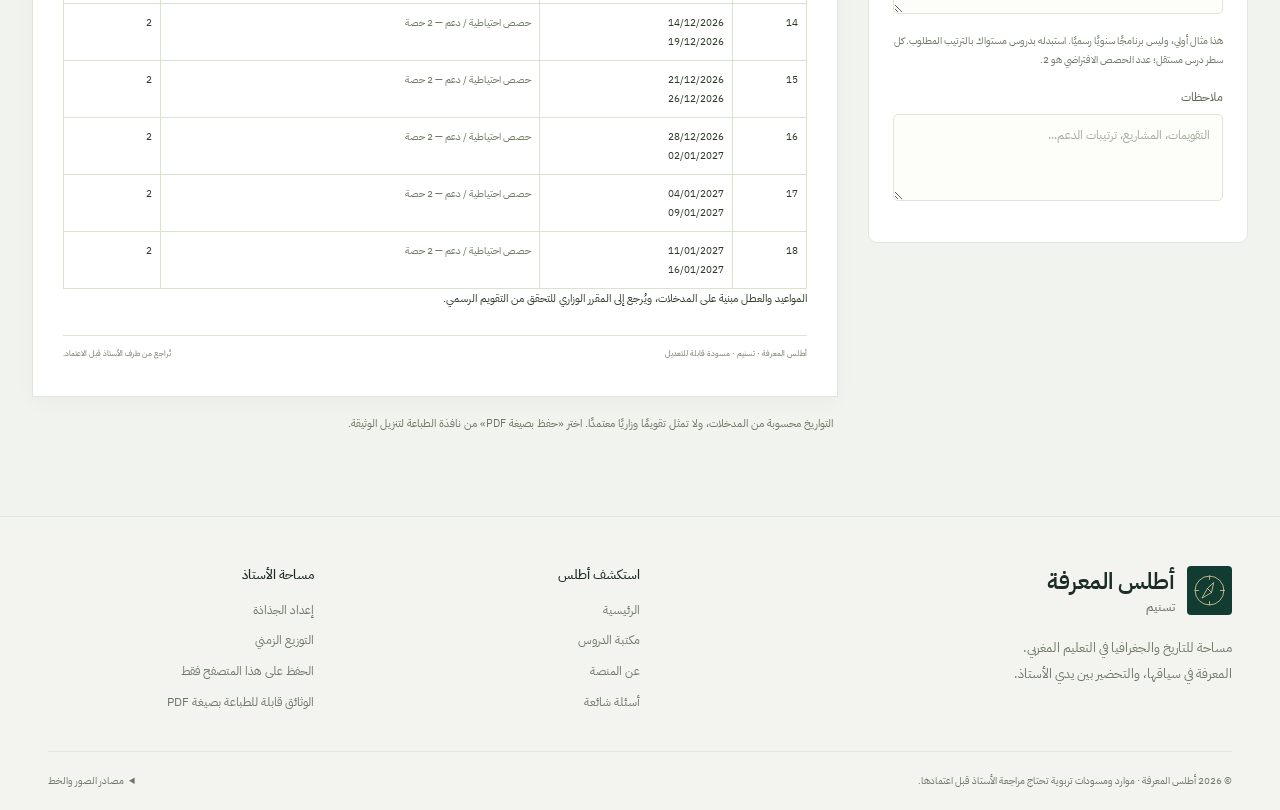
<file: atlas-almaarifa/schedule.html>
<!doctype html><html lang="ar" dir="rtl"><head><meta charset="utf-8"><meta name="viewport" content="width=device-width,initial-scale=1"><title>التوزيع الزمني — أطلس المعرفة · تسنيم</title><link rel="icon" href="assets/favicon.svg"><link rel="stylesheet" href="styles.css"><script src="data.js" defer></script><script src="app.js" defer></script><script src="studio.js" defer></script></head>
<body data-page="schedule" class="studio-body"><a class="skip-link" href="#main">تجاوز إلى المحتوى</a><header id="siteHeader"></header><main id="main" class="studio-main container">
<nav class="breadcrumbs" aria-label="مسار الصفحة"><a href="index.html">الرئيسية</a><span>/</span><span>أدوات الأستاذ</span><span>/</span><span>التوزيع الزمني</span></nav>
<div class="studio-heading"><div><p class="eyebrow">مساحة التخطيط</p><h1>سنتك، في صورة أوضح.</h1><p>أدخل برنامجك وحدّد الأسابيع والعطل، لتحصل على توزيع قابل للطباعة.</p></div><a href="fiche.html" class="text-link">أداة إعداد الجذاذة <span>←</span></a></div>
<div class="studio-toolbar"><span id="draftStatus"><span class="status-dot"></span> المعاينة تتحدث مع كل تعديل</span><div><button class="button compact outline" id="saveDraft"><svg><use href="assets/icons.svg#save"/></svg>حفظ مسودة</button><button class="button compact primary" id="printButton"><svg><use href="assets/icons.svg#print"/></svg>طباعة / حفظ PDF</button></div></div>
<div class="studio-layout"><form id="scheduleForm" class="editor-panel">
<div class="editor-section"><div class="editor-title"><span>01</span><h2>بيانات التوزيع</h2></div><label>عنوان الوثيقة<input name="title" value="التوزيع الزمني لدروس التاريخ والجغرافيا" required maxlength="180"></label><div class="form-columns"><label>المستوى الدراسي<input name="level" value="الجذع المشترك" maxlength="100"></label><label>الموسم الدراسي<input name="year" value="2026 / 2027" maxlength="40"></label></div><div class="form-columns"><label>الأستاذ(ة)<input name="teacher" maxlength="100" placeholder="الاسم الكامل"></label><label>المؤسسة<input name="school" maxlength="140" placeholder="اسم المؤسسة"></label></div></div>
<div class="editor-section"><div class="editor-title"><span>02</span><h2>الإطار الزمني</h2></div><div class="form-columns"><label>تاريخ البداية<input name="start" type="date" value="2026-09-14" required></label><label>عدد الأسابيع<input name="weeks" type="number" min="1" max="40" value="18" required></label></div><div class="form-columns"><label>حصص في الأسبوع<input name="sessions" type="number" min="1" max="8" value="2" required></label><label>مدة الحصة بالدقائق<input name="minutes" type="number" min="15" max="180" value="60" required></label></div><label>أسابيع العطل <small>أرقام الأسابيع مفصولة بفاصلة</small><input name="breaks" placeholder="مثال: 7، 14" value="" maxlength="120"></label><p class="field-help">تُستثنى أسابيع العطل من توزيع الحصص. أدخلها حسب المقرر الرسمي المعتمد لديك.</p></div>
<div class="editor-section"><div class="editor-title"><span>03</span><h2>البرنامج الدراسي</h2></div><label>الدروس مرتبة زمنيًا <small>عنوان الدرس | عدد الحصص المطلوبة</small><textarea name="units" rows="12" maxlength="12000">التقويم التشخيصي والدعم | 2
التاريخ: الاكتشافات الجغرافية والمركنتيلية | 4
الجغرافيا: المنظومة البيئية | 4
التاريخ: التطورات السياسية في العالم الإسلامي | 4
تقويم ودعم التعلمات | 2</textarea></label><p class="field-help">هذا مثال أولي، وليس برنامجًا سنويًا رسميًا. استبدله بدروس مستواك بالترتيب المطلوب. كل سطر درس مستقل؛ عدد الحصص الافتراضي هو 2.</p><label>ملاحظات<textarea name="notes" rows="3" maxlength="2000" placeholder="التقويمات، المشاريع، ترتيبات الدعم..."></textarea></label><a href="#preview" class="text-link mobile-preview-link">الانتقال إلى المعاينة ↓</a></div>
</form><section class="preview-panel" id="preview" aria-label="معاينة التوزيع الزمني"><div class="preview-label"><span><svg><use href="assets/icons.svg#calendar"/></svg>معاينة الوثيقة</span><b>A4 · عمودي</b></div><div id="scheduleSummary" class="schedule-summary" role="status" aria-live="polite"></div><div class="paper-wrap"><article class="paper schedule-paper" id="printDocument"></article></div><p class="print-help">التواريخ محسوبة من المدخلات، ولا تمثل تقويمًا وزاريًا معتمدًا. اختر «حفظ بصيغة PDF» من نافذة الطباعة لتنزيل الوثيقة.</p></section></div>
</main><footer id="siteFooter"></footer><div id="toast" role="status" aria-live="polite"></div></body></html>
</file>
<file: atlas-almaarifa/styles.css>
@font-face{font-family:Plex;src:url("assets/arabic-regular.ttf") format("truetype");font-weight:400;font-display:swap}
@font-face{font-family:Plex;src:url("assets/arabic-medium.ttf") format("truetype");font-weight:500;font-display:swap}
@font-face{font-family:Plex;src:url("assets/arabic-semibold.ttf") format("truetype");font-weight:600;font-display:swap}
@font-face{font-family:Plex;src:url("assets/arabic-bold.ttf") format("truetype");font-weight:700;font-display:swap}
:root{--ink:#1c2d28;--green:#164d3d;--deep:#123c31;--muted:#717872;--line:#e1e5df;--cream:#faf9f5;--mint:#eaf1eb;--gold:#c8ae76;--radius:12px;--font:Plex,Tahoma,sans-serif}
*{box-sizing:border-box}html{scroll-behavior:smooth;scroll-padding-top:100px}body{margin:0;background:var(--cream);color:var(--ink);font-family:var(--font);font-size:16px;line-height:1.8;-webkit-font-smoothing:antialiased}
h1,h2,h3,h4,p,figure{margin:0}h1,h2,h3,h4{font-weight:600}h1{font-size:48px;line-height:1.4;letter-spacing:-1.3px}h2{font-size:38px;line-height:1.45;letter-spacing:-.8px}h3{font-size:23px;line-height:1.55}
a{color:inherit;text-decoration:none}button,input,select,textarea{font:inherit}button,a,input,select,textarea{-webkit-tap-highlight-color:transparent}button{cursor:pointer}button:disabled{opacity:.5;cursor:not-allowed}button{color:inherit}img{max-width:100%;display:block;object-fit:cover}svg{width:22px;height:22px;fill:none;stroke:currentColor;stroke-width:1.6;stroke-linecap:round;stroke-linejoin:round;flex-shrink:0}
:focus-visible{outline:3px solid #bf8c40;outline-offset:4px}[hidden]{display:none!important}::selection{background:#dce8cd;color:var(--ink)}
.container{width:min(1220px,calc(100% - 96px));margin-inline:auto}.section{padding-block:95px}.eyebrow{font-size:13px;font-weight:500;color:var(--green);margin-bottom:16px;display:flex;align-items:center;gap:10px}.small-line{width:26px;height:1px;background:var(--green)}
.muted{color:var(--muted)}.small{font-size:13px}.sr-only{position:absolute;width:1px;height:1px;overflow:hidden;clip:rect(0,0,0,0);white-space:nowrap}
.skip-link{position:fixed;top:-90px;right:12px;padding:12px 25px;background:var(--deep);color:white;z-index:200}.skip-link:focus{top:8px}
.announcement{background:var(--deep);color:#e7ece7;font-size:11px;letter-spacing:.1px}.announcement .container{display:flex;justify-content:space-between;padding-block:7px}
#siteHeader{background:rgba(250,249,245,.98);border-bottom:1px solid var(--line);position:relative;z-index:40}.header-inner{height:92px;display:flex;align-items:center;justify-content:space-between;gap:22px}
.brand{display:inline-flex;align-items:center;gap:12px;flex-shrink:0}.brand-mark{width:45px;height:49px;background:var(--deep);border-radius:4px;display:grid;place-items:center;color:#e1cca0}.brand-mark svg{width:33px;height:33px;stroke-width:1.2}.brand strong{font-size:23px;font-weight:600;display:block;line-height:1.5}.brand small{display:block;font-size:12px;letter-spacing:0;font-weight:500;color:var(--muted);line-height:1.4}
.nav-links{display:flex;align-items:center;gap:30px;font-size:14px}.nav-links>a{padding-block:33px;position:relative;transition:color .2s}.nav-links>a:hover,.nav-links>a[aria-current=page]{color:var(--green)}.nav-links>a[aria-current=page]:after{content:"";position:absolute;bottom:23px;width:5px;height:5px;right:50%;border-radius:50%;background:var(--green)}
.menu-toggle{display:none;border:0;background:transparent;padding:8px}.header-cta{font-size:13px!important;min-height:43px!important;padding:9px 21px!important}
.button{display:inline-flex;align-items:center;justify-content:center;gap:22px;padding:13px 24px;min-height:53px;border:1px solid transparent;border-radius:6px;font-weight:500;font-size:14px;line-height:1.6;transition:background .2s,transform .2s,border-color .2s}.button svg{width:19px;height:19px}.primary{background:var(--green);color:white}.primary:hover{background:#0e392c;transform:translateY(-2px)}.outline{border-color:#cdd6cd;background:transparent}.outline:hover{background:#ecf0e9;border-color:#7d9c8e}.light-button{background:#f4f0e3;color:var(--deep)}.light-button:hover{background:white}.button-row{display:flex;gap:12px;align-items:center;flex-wrap:wrap}.text-link{display:inline-flex;align-items:center;gap:18px;font-size:14px;font-weight:500;color:var(--green)}.text-link:hover{text-decoration:underline;text-underline-offset:6px}.compact{min-height:42px;padding:9px 16px;font-size:13px;gap:10px}.full-width{width:100%}
.hero{display:grid;grid-template-columns:1fr 1.03fr;gap:66px;align-items:center;padding-top:55px;padding-bottom:70px;min-height:690px}.hero-copy{padding-bottom:14px}.hero h1{font-size:clamp(46px,4.3vw,64px);font-weight:600;line-height:1.35;letter-spacing:-1.6px}.hero h1 span{color:var(--green)}.hero-description{font-size:17px;color:#68716a;line-height:1.95;margin-top:23px;margin-bottom:30px}.hero-topics{display:flex;align-items:center;gap:16px;margin-top:34px;font-size:11px;color:#6e786e}.hero-topics>span{display:flex;gap:6px;align-items:center;white-space:nowrap}.hero-topics svg{width:15px;height:15px}.hero-topics i{height:14px;width:1px;background:#d6dbd2}
.hero-visual{position:relative;min-width:0;margin-bottom:28px;padding-left:12px}.landscape{height:520px;position:relative;border-radius:80px 8px 8px 8px;overflow:hidden;background:#ddc4a2}.landscape>img{width:100%;height:100%;object-position:56% 50%}.landscape:after{content:"";position:absolute;inset:0;background:linear-gradient(0deg,rgba(16,36,30,.8),transparent 60%)}.photo-location{position:absolute;top:25px;right:25px;z-index:1;background:rgba(250,249,245,.9);color:var(--ink);padding:7px 12px;border-radius:4px;font-size:11px;display:flex;gap:7px;align-items:center}.photo-location svg{width:14px;height:14px}.vertical-caption{position:absolute;left:20px;top:95px;writing-mode:vertical-rl;font:9px Arial,sans-serif;letter-spacing:3px;color:#fff;z-index:1}.landscape figcaption{position:absolute;right:30px;bottom:64px;z-index:2;color:white}.landscape figcaption>span{font-size:12px;color:#e4e7d9}.landscape figcaption strong{display:block;font-size:28px;font-weight:500;margin-top:4px}.compass-mark{position:absolute;bottom:95px;left:24px;z-index:2;color:#e3cf9d;opacity:.85}.compass-mark svg{width:54px;height:54px;stroke-width:1}.floating-note{position:absolute;bottom:-34px;left:-22px;z-index:3;display:flex;gap:16px;padding:12px;background:#fff;border:1px solid #e4e5df;border-radius:9px;box-shadow:0 10px 35px #263e2914;transform:rotate(-3deg);transition:transform .25s;direction:ltr}.floating-note:hover{transform:rotate(0)}.floating-note>img{width:105px;height:111px;border-radius:4px}.floating-note>span{direction:rtl;padding:0 4px 0 8px;text-align:right}.floating-note small{font-size:9px;color:var(--muted)}.floating-note strong{display:block;font-size:16px;line-height:1.6;font-weight:500;margin:3px 0}.floating-note b{font-size:10px;font-weight:500;color:var(--green);display:flex;justify-content:space-between;gap:15px}.visual-index{position:absolute;right:0;bottom:-29px;font:9px Arial,sans-serif;letter-spacing:2px;color:#858a7d}
.path-strip{display:grid;grid-template-columns:repeat(3,1fr);border-top:1px solid var(--line);padding-block:29px;margin-bottom:28px}.path-strip>a{display:flex;align-items:center;gap:20px;padding-inline:25px;border-inline-start:1px solid var(--line)}.path-strip>a:first-child{padding-right:0}.path-strip>a:last-child{border:0;padding-left:0}.step-no{font:18px Georgia,serif;color:#91a090}.path-strip strong{display:block;font-size:14px;font-weight:500}.path-strip div>span{display:block;font-size:11px;color:var(--muted);margin-top:3px}.path-strip svg{width:17px;height:17px;margin-right:auto;color:var(--green);transition:transform .2s}.path-strip a:hover svg{transform:translate(-3px,-3px)}
.services-section{background:#f0f2ed;border-block:1px solid #e8ebe3}.section-heading{display:flex;align-items:end;justify-content:space-between;gap:35px;margin-bottom:40px}.section-heading .eyebrow{margin-bottom:12px}.section-intro{font-size:15px;color:var(--muted);max-width:420px;padding-bottom:5px;line-height:1.9}.services-grid{display:grid;grid-template-columns:repeat(3,1fr);gap:22px}.service-card{padding:28px 26px 20px;min-width:0;border-radius:10px;overflow:hidden;border:1px solid #dce3d8;transition:transform .25s,box-shadow .25s;display:flex;flex-direction:column}.service-card:hover{transform:translateY(-5px);box-shadow:0 12px 24px #1d392014}.mint{background:#e4ede3}.sand{background:#f2ecdd;border-color:#e6ddc9}.dark-service{background:#173f34;color:white;border-color:#173f34}.service-top{display:flex;justify-content:space-between;align-items:center;margin-bottom:21px}.icon-tile{width:41px;height:41px;border:1px solid #b8ccbb;border-radius:8px;display:grid;place-items:center}.icon-tile svg{width:21px;height:21px}.sand .icon-tile{border-color:#d7c8ab}.dark-service .icon-tile{border-color:#537369}.service-number{font-size:11px;color:#677b69}.sand .service-number{color:#8c7e5f}.dark-service .service-number{color:#aac1b4}.service-card h3{font-size:23px;margin-bottom:8px}.service-card>p{font-size:13px;color:#637266;line-height:1.95;margin-bottom:26px}.sand>p{color:#81775f}.dark-service>p{color:#bdccc1}
.mini-document,.mini-calendar{background:#fffef9;border-radius:7px 7px 0 0;padding:18px 17px 12px;margin:0 8px;height:188px;box-shadow:0 5px 20px #1c35200c;overflow:hidden;font-size:9px;transform:rotate(-2deg);transform-origin:bottom;transition:transform .3s}.service-card:hover .mini-document,.service-card:hover .mini-calendar{transform:rotate(0)}.mini-doc-head{display:flex;align-items:center;justify-content:space-between;border-bottom:2px solid #2d6150;padding-bottom:10px;margin-bottom:10px}.mini-doc-head b{font-size:11px}.mini-doc-head span{font-size:7px;color:#8b9388}.mini-pills{display:flex;gap:8px;margin:10px 0}.mini-pills i{background:#eff3ec;padding:4px 8px;border-radius:2px;font-style:normal;color:#6c7c6d;flex:1}.mini-table{display:grid;grid-template-columns:1fr 1.5fr .7fr;gap:1px;background:#e4e9e1;border:1px solid #e4e9e1;font-size:7px}.mini-table>*{padding:6px 4px;background:white;font-weight:400}.mini-table>b{background:#eff3ec}.mini-table i:after{content:"";display:block;height:3px;background:#e9ece5;margin-top:4px}.mini-calendar{transform:rotate(2deg);font-size:9px}.mini-calendar>div:first-child{display:flex;justify-content:space-between;border-bottom:1px solid #e9e4d6;padding-bottom:10px;margin-bottom:10px}.mini-calendar>div:first-child span{color:#8c8577}.calendar-columns{display:grid;grid-template-columns:28px 1fr 1fr;gap:5px;font-size:7px;text-align:center}.calendar-columns>*{padding:4px 0;font-style:normal;font-weight:400}.calendar-columns>i{background:#f1eddf;color:#827553;border-radius:3px}.calendar-columns .cal-teal{grid-column:span 2;background:#e4eee3;color:#42714f}.calendar-columns .cal-holiday{grid-column:span 2;background:#eae9e2;color:#7a7b70}.service-link{border-top:1px solid #c4d4c5;margin-top:20px;padding-top:16px;display:flex;align-items:center;justify-content:space-between;font-size:13px;font-weight:500}.sand .service-link{border-color:#d9d0bb}.dark-service .service-link{border-color:#48695a}.circle-arrow{border:1px solid #b8ccba;width:31px;height:31px;border-radius:50%;display:grid;place-items:center;font-size:18px;font-family:Arial,sans-serif}.sand .circle-arrow{border-color:#c9bea2}.dark-service .circle-arrow{border-color:#6a8978}.mini-library{height:188px;position:relative;border-radius:7px;overflow:hidden;margin-inline:4px}.mini-library>img{width:100%;height:100%;filter:brightness(.55)}.mini-library>div{position:absolute;bottom:18px;right:18px}.mini-library small{font-size:9px;color:#eadfc4}.mini-library b{display:block;font-weight:500;font-size:23px;line-height:1.5}
.featured-toolbar,.library-toolbar{display:flex;align-items:center;justify-content:space-between;gap:20px;margin-bottom:28px}.filter-tabs{display:flex;gap:6px;flex-wrap:wrap}.filter-tabs button{background:none;border:1px solid transparent;border-radius:5px;padding:8px 18px;font-size:13px;transition:background .2s}.filter-tabs button:hover{background:#edf0e8}.filter-tabs button.active{background:var(--green);color:white}.lesson-grid{display:grid;grid-template-columns:repeat(3,minmax(0,1fr));gap:25px}.lesson-card{border:1px solid #e0e5dd;border-radius:10px;background:#fff;overflow:hidden;display:flex;flex-direction:column;transition:transform .25s,box-shadow .25s}.lesson-card:hover{transform:translateY(-5px);box-shadow:0 10px 26px #293f2710}.lesson-card-image{height:213px;position:relative;overflow:hidden;background:#d9e2d8}.lesson-card-image img{height:100%;width:100%;transition:transform .6s}.lesson-card:hover img{transform:scale(1.045)}.subject-badge{position:absolute;right:16px;top:16px;font-size:11px;padding:4px 12px;background:#fffdf5;color:var(--green);border-radius:4px}.lesson-card-body{padding:23px 23px 18px;display:flex;flex-direction:column;flex:1}.lesson-card .card-level{font-size:11px;color:#8b9188;display:flex;align-items:center;gap:6px;margin-bottom:8px}.card-level svg{width:13px;height:13px}.lesson-card h3{font-size:21px;line-height:1.5;min-height:63px;font-weight:500}.lesson-card p{color:#7b8278;font-size:13px;line-height:1.9;margin-top:11px;flex:1}.card-bottom{display:flex;align-items:center;justify-content:space-between;border-top:1px solid #edf0e9;margin-top:20px;padding-top:14px;font-size:12px;color:var(--green)}.card-bottom>span:first-child{display:flex;gap:6px;align-items:center;color:#8b9087;font-size:11px}.card-bottom svg{width:15px;height:15px}.card-bottom b{font-weight:500;display:flex;gap:12px;align-items:center}
.about-section{display:grid;grid-template-columns:1fr 1.04fr;gap:80px;align-items:center;border-block:1px solid var(--line);padding-block:65px}.about-image{height:490px;border-radius:8px;overflow:hidden;position:relative}.about-image img{width:100%;height:100%}.about-image:after{position:absolute;inset:0;content:"";background:linear-gradient(0deg,#143b30b3,transparent 50%)}.about-image>span{position:absolute;bottom:25px;right:30px;color:#fff;z-index:1;font-size:22px}.about-copy>p:not(.eyebrow){margin-top:20px;font-size:15px;color:var(--muted);line-height:2;max-width:440px}.about-points{margin-top:24px}.about-points>div{display:flex;gap:20px;align-items:center;border-top:1px solid var(--line);padding:16px 0}.about-points>div:last-child{padding-bottom:0}.about-points>div>span{font:14px Georgia,serif;color:#9aa78f}.about-points p{font-size:12px;color:var(--muted)}.about-points strong{display:block;color:var(--ink);font-weight:500;font-size:14px;margin-bottom:2px}
.faq-section{display:grid;grid-template-columns:.8fr 1.2fr;gap:90px}.faq-section h2{font-size:34px}.faq-section>div>p.muted{margin-top:18px;font-size:14px}.faq-list details{border-bottom:1px solid var(--line)}.faq-list details:first-child{border-top:1px solid var(--line)}.faq-list summary{list-style:none;cursor:pointer;font-size:15px;font-weight:500;padding:21px 0;display:flex;align-items:center;justify-content:space-between;gap:20px}.faq-list summary::-webkit-details-marker{display:none}.faq-list summary>span{font:22px Arial,sans-serif;font-weight:300;color:var(--green);transition:transform .2s}.faq-list details[open] summary>span{transform:rotate(45deg)}.faq-list details>p{font-size:13px;color:var(--muted);padding-bottom:22px;line-height:2}
.closing{position:relative;isolation:isolate;background:var(--deep);border-radius:10px;padding:46px 52px;color:#fff;display:flex;align-items:center;justify-content:space-between;gap:30px;overflow:hidden;margin-bottom:80px}.closing .eyebrow{color:#c5d7bd;font-size:12px;margin-bottom:10px}.closing h2{font-size:32px}.closing p:not(.eyebrow){font-size:14px;color:#bdd0c2;margin-top:9px}.closing .button{flex-shrink:0}.closing-compass{position:absolute;width:300px;height:300px;left:90px;top:-80px;z-index:-1;opacity:.08;stroke-width:.5}
#siteFooter{border-top:1px solid var(--line);padding-top:48px;background:#f3f4ef}.footer-main{display:grid;grid-template-columns:2fr 1fr 1fr;gap:60px;padding-bottom:38px}.footer-main>div:first-child>p{font-size:13px;color:#7b8277;margin-top:18px;max-width:320px;line-height:2}.footer-links{display:flex;flex-direction:column;align-items:flex-start;gap:9px;font-size:12px;color:#747d70}.footer-links h3{font-size:13px;color:var(--ink);margin-bottom:6px;font-weight:500}.footer-links a:hover{color:var(--green);text-decoration:underline}.footer-bottom{display:flex;justify-content:space-between;align-items:start;gap:25px;border-top:1px solid var(--line);padding-block:20px;font-size:10px;color:#8a9184}.credits summary{cursor:pointer}.credits div{display:grid;gap:4px;margin-top:10px}.credits a{text-decoration:underline}.footer-note{max-width:490px}
.breadcrumbs{display:flex;gap:12px;align-items:center;flex-wrap:wrap;font-size:11px;color:#8c9588;padding-block:24px}.breadcrumbs a:hover{color:var(--green)}.breadcrumbs>span:last-child{color:#526452}.library-intro{background:#edf2e9;padding-bottom:45px}.library-intro h1{font-size:44px}.library-intro .section-heading{align-items:center;margin-top:22px;margin-bottom:25px}.library-intro .section-heading p:not(.eyebrow){font-size:15px;color:var(--muted);margin-top:13px}.library-globe{width:115px;height:115px;color:#a3b59c;stroke-width:.6;margin-left:35px}.library-search{display:flex;align-items:center;gap:17px;padding:8px 17px 8px 8px;border:1px solid #d8e0d2;background:white;border-radius:8px;max-width:780px}.library-search>svg{color:#90a08b}.library-search>input{border:0;outline:0;background:none;min-width:0;flex:1;font-size:14px;padding:9px}.library-search:focus-within{border-color:var(--green);box-shadow:0 0 0 3px #164d3d10}.library-search .button{padding:10px 30px;min-height:44px}
.library-content{padding-block:42px 70px}.library-toolbar{border-bottom:1px solid var(--line);padding-bottom:22px;margin-bottom:20px}.level-filter select{padding:8px 12px;background:#fff;border:1px solid var(--line);border-radius:5px;font-size:12px;min-width:170px}.result-meta{display:flex;justify-content:space-between;font-size:11px;color:var(--muted);margin-bottom:22px}.resource-notice{margin-top:38px;padding:20px 23px;background:#eef1e9;border:1px solid #e0e7d8;border-radius:7px;display:flex;gap:15px;font-size:12px;color:#74816b;line-height:2}.resource-notice svg{color:#718863;margin-top:4px}.resource-notice strong{display:block;font-weight:500;color:#4d6543}.empty-state{text-align:center;padding:80px 25px}.empty-state>svg{width:45px;height:45px;color:#9cad91}.empty-state h2{font-size:25px;margin-top:17px}.empty-state p{color:var(--muted);font-size:14px;margin-block:12px 25px}
.lesson-page{padding-bottom:50px}.lesson-hero{display:grid;grid-template-columns:1fr 1fr;gap:60px;align-items:center;padding-block:28px 55px}.lesson-hero h1{font-size:40px;line-height:1.5;margin-block:14px}.lesson-meta{display:flex;gap:12px;flex-wrap:wrap;font-size:12px;color:#77866e}.inline-badge{background:#e8efdf;padding:4px 12px;border-radius:4px;color:var(--green)}.lesson-hero p{font-size:15px;color:var(--muted);line-height:2;margin-bottom:24px}.lesson-cover{position:relative;height:365px}.lesson-cover>img{width:100%;height:100%;border-radius:9px}.lesson-cover figcaption{position:absolute;bottom:14px;left:14px;background:#fff9;border-radius:3px;padding:3px 10px;font-size:10px}.lesson-layout{display:grid;grid-template-columns:245px 1fr;gap:50px;border-top:1px solid var(--line);padding-block:40px}.lesson-sidebar{position:sticky;top:25px;align-self:start;border:1px solid var(--line);border-radius:8px;padding:22px}.lesson-sidebar h3{font-size:15px;margin-bottom:15px}.lesson-sidebar a{display:flex;gap:15px;font-size:12px;color:#76836c;padding-block:10px;border-bottom:1px solid #e8ece3}.lesson-sidebar a:hover{color:var(--green)}.lesson-sidebar a:last-child{border-bottom:0}.lesson-body section{scroll-margin-top:30px;margin-bottom:40px}.lesson-body h2{font-size:25px;margin-bottom:18px}.question-box{padding:25px 30px;background:#eaf0e4;border-radius:7px;font-size:20px;line-height:1.9;font-weight:500}.objectives-list{list-style:none;padding:0;display:grid;gap:12px}.objectives-list li{display:flex;align-items:start;gap:12px;font-size:15px;color:#68785e}.objectives-list svg{width:18px;height:18px;color:var(--green);margin-top:5px}.learning-step{padding:22px 0;border-top:1px solid var(--line);display:flex;gap:22px}.learning-step>span{font:24px Georgia,serif;color:#b7c1aa}.learning-step h3{font-size:18px;margin-bottom:5px}.learning-step p{color:var(--muted);font-size:14px;line-height:2}.assessment-list{padding-right:22px;color:#66755c;line-height:2.5;font-size:14px}.lesson-action{padding:25px;background:#173f34;border-radius:7px;color:#fff;display:flex;align-items:center;justify-content:space-between;gap:20px}.lesson-action h3{font-size:20px}.lesson-action p{font-size:12px;color:#b8cbb5}.related-section{border-top:1px solid var(--line);padding-top:45px}.related-section h2{font-size:29px}
.studio-body{background:#f1f3ee}.studio-body #siteHeader{background:#fafbf7}.studio-main{width:min(1370px,calc(100% - 64px));padding-bottom:65px}.studio-heading{display:flex;justify-content:space-between;align-items:end;gap:30px;margin-block:13px 30px}.studio-heading h1{font-size:36px}.studio-heading p:not(.eyebrow){font-size:14px;color:var(--muted);margin-top:9px}.studio-heading .eyebrow{margin-bottom:8px}.studio-toolbar{display:flex;justify-content:space-between;align-items:center;gap:20px;padding:15px 19px;background:#fff;border:1px solid var(--line);border-radius:8px;margin-bottom:25px}.studio-toolbar>span{font-size:12px;color:#7c8973}.studio-toolbar>div{display:flex;gap:10px}.status-dot{width:6px;height:6px;display:inline-block;background:#4d9767;border-radius:50%;margin-left:6px}.studio-layout{display:grid;grid-template-columns:380px minmax(0,1fr);gap:30px;align-items:start}.editor-panel{background:#fff;border:1px solid var(--line);border-radius:9px;overflow:hidden}.editor-section{padding:24px;border-bottom:1px solid var(--line)}.editor-section:last-child{border:0}.editor-title{display:flex;align-items:center;gap:12px;margin-bottom:22px}.editor-title>span{width:27px;height:27px;background:#ecf1e8;border-radius:4px;color:#7b8f6c;display:grid;place-items:center;font:11px Arial,sans-serif}.editor-title h2{font-size:18px;letter-spacing:0}.editor-panel label{display:flex;flex-direction:column;gap:6px;font-size:12px;color:#53654b;margin-bottom:17px}.editor-panel label:last-child{margin-bottom:0}.editor-panel input,.editor-panel textarea,.editor-panel select{width:100%;padding:10px 12px;background:#fdfdfa;border:1px solid #dfe4d9;border-radius:5px;color:#36452e;font-size:12px;line-height:1.8;outline:0}.editor-panel textarea{resize:vertical;min-height:60px}.editor-panel input:focus,.editor-panel textarea:focus,.editor-panel select:focus{border-color:#7e9d6c;box-shadow:0 0 0 3px #164d3d08}.editor-panel input::placeholder,.editor-panel textarea::placeholder{color:#a1aa99}.editor-panel small{font-size:10px;color:#8c9784;font-weight:400}.form-columns{display:grid;grid-template-columns:1fr 1fr;gap:12px;margin-bottom:17px}.form-columns>label{margin-bottom:0}.field-help{font-size:10px;line-height:1.9;color:#8b9582;margin-bottom:18px}
.activity-editor{padding:16px 13px;border:1px solid #dfe5d8;background:#fafbf7;border-radius:6px;margin-bottom:14px}.activity-editor-head{display:flex;align-items:center;justify-content:space-between;margin-bottom:12px}.activity-editor-head>strong{font-size:12px;font-weight:500}.activity-remove{border:0;background:transparent;color:#a17d69;display:flex;align-items:center;padding:4px;font-size:11px;gap:4px}.activity-remove svg{width:14px;height:14px}.activity-editor label{font-size:11px;margin-bottom:10px}.activity-editor .form-columns{grid-template-columns:1.6fr .8fr}.activity-editor input,.activity-editor textarea{background:white}.preview-panel{min-width:0}.preview-label{display:flex;align-items:center;justify-content:space-between;margin-bottom:16px;font-size:11px;color:#8c9785}.preview-label>span{display:flex;align-items:center;gap:8px}.preview-label svg{width:16px;height:16px}.preview-label b{font:10px Arial,sans-serif;font-weight:400;direction:ltr}.paper-wrap{box-shadow:0 4px 18px #24361e09;border:1px solid #dfe5d8;overflow:auto;background:white}.paper{background:white;padding:35px 30px;min-height:900px;font-size:12px;line-height:1.9;overflow-wrap:anywhere;color:#2c3b28}.paper .paper-header{display:flex;justify-content:space-between;gap:15px;font-size:9px;color:#78866c;border-bottom:2px solid #305b3a;padding-bottom:14px;margin-bottom:22px}.paper-header strong{font-size:15px;color:#315239;display:block}.paper-header span{display:block}.paper .paper-kicker{text-align:center;color:#6f875e;font-size:10px}.paper h2{text-align:center;font-size:23px;line-height:1.6;margin-block:7px 22px;letter-spacing:0;color:#26452c}.paper-info{display:grid;grid-template-columns:1fr 1fr;gap:0;margin-bottom:23px;border:1px solid #dce4d4}.paper-info>div{padding:9px 12px;font-size:10px;display:flex;gap:5px;border-bottom:1px solid #e7ece1}.paper-info>div:nth-child(even){border-right:1px solid #e7ece1}.paper-info b{font-weight:500;color:#7c8a6e;white-space:nowrap}.paper h3{font-size:13px;letter-spacing:0;padding-bottom:7px;border-bottom:1px solid #e3e8da;margin-bottom:8px;color:#47643a}.paper section{margin-bottom:20px}.paper p{font-size:11px;white-space:pre-line}.paper ul{margin-block:0;padding-right:18px;font-size:11px}.paper table{border-collapse:collapse;width:100%;table-layout:fixed;font-size:10px}.paper th,.paper td{border:1px solid #d9e2cf;padding:9px 8px;text-align:right;vertical-align:top;white-space:pre-line;overflow-wrap:anywhere}.paper th{font-weight:500;background:#eaf0e2;color:#47643a}.paper th:first-child{width:18%}.paper th:last-child{width:23%}.paper td strong{font-weight:500;display:block}.paper td small{font-size:9px;color:#91a080}.paper-footer{border-top:1px solid #dce4d3;margin-top:25px;padding-top:10px;color:#96a18b;font-size:8px;display:flex;justify-content:space-between;gap:20px}.print-help{font-size:11px;color:#8c9782;line-height:2;padding:16px 5px}.schedule-summary{background:#e4eddd;border:1px solid #d4e0cb;padding:12px 16px;border-radius:6px;font-size:11px;color:#607551;margin-bottom:15px}.schedule-summary.warning{background:#f4ead6;border-color:#e5d5af;color:#8e6d33}.schedule-paper th:first-child{width:10%}.schedule-paper th:nth-child(2){width:26%}.schedule-paper th:last-child{width:13%}.holiday-row td{background:#f4f2e9;color:#8e896b}.schedule-paper .free-week{color:#9aa28c}.mobile-preview-link{display:none}#toast{position:fixed;bottom:25px;left:50%;transform:translate(-50%,15px);z-index:100;background:var(--deep);color:#fff;font-size:13px;padding:12px 25px;border-radius:7px;max-width:calc(100vw - 35px);box-shadow:0 5px 25px #0002;opacity:0;pointer-events:none;transition:opacity .2s,transform .2s}#toast.show{opacity:1;transform:translate(-50%,0)}
.lesson-card .card-level,.card-bottom>span:first-child,.result-meta,.footer-bottom,.footer-main>div:first-child>p,.footer-links,.editor-panel small,.field-help,.print-help,.preview-label,.breadcrumbs{color:#6c7865}
.lesson-card p{color:#68735f}.paper-footer,.paper td small,.paper .free-week{color:#6e7b62}
@media(min-width:1600px){.hero{gap:100px}.container{max-width:1280px}.studio-main{max-width:1390px}}
@media(max-width:1100px){.container{width:calc(100% - 64px)}.nav-links{gap:20px;font-size:12px}.hero{gap:40px}.hero h1{font-size:49px}.hero-description{font-size:15px}.landscape{height:490px}.hero-topics{gap:9px}.hero-topics>span{font-size:10px}.floating-note{left:-14px}.services-grid{gap:15px}.service-card{padding-inline:21px}.service-card h3{font-size:20px}.service-card>p{font-size:12px}.service-card>p br{display:none}.path-strip>a{padding-inline:16px;gap:13px}.path-strip strong{font-size:13px}.path-strip div>span{font-size:10px}.about-section{gap:45px}.studio-layout{grid-template-columns:340px minmax(0,1fr);gap:22px}.paper{padding-inline:22px}.lesson-hero{gap:35px}.lesson-hero h1{font-size:33px}}
@media(max-width:900px){.header-inner{height:80px}.nav-links{gap:15px}.header-cta{display:none}.hero{gap:30px;min-height:600px;padding-top:45px;padding-bottom:60px}.hero h1{font-size:43px}.hero-description{font-size:14px}.hero .button{padding:12px 16px;gap:12px;font-size:12px}.hero-topics{flex-wrap:wrap}.hero-topics i{display:none}.landscape{height:430px}.landscape figcaption{right:23px;bottom:75px}.landscape figcaption strong{font-size:23px}.compass-mark{display:none}.floating-note{bottom:-24px;left:-10px;padding:10px;gap:11px}.floating-note>img{width:85px;height:100px}.floating-note strong{font-size:14px}.visual-index{display:none}.path-strip{margin-bottom:15px}.path-strip>a{gap:10px}.path-strip div>span{display:none}.path-strip strong{font-size:12px}.section{padding-block:70px}h2{font-size:31px}.section-intro{font-size:13px}.service-card{padding:22px 18px 18px}.service-card h3{font-size:18px}.service-number{font-size:9px}.mini-document,.mini-calendar{margin:0;padding:14px 10px}.mini-library{margin:0}.service-link{font-size:12px}.lesson-grid{gap:18px}.lesson-card-image{height:170px}.lesson-card-body{padding:20px 17px 15px}.lesson-card h3{font-size:18px;min-height:54px}.lesson-card p{font-size:11px}.card-bottom>span:first-child{font-size:10px}.card-bottom b{font-size:11px;gap:7px}.featured-toolbar>.small{display:none}.about-image{height:460px}.about-copy>p:not(.eyebrow){font-size:13px}.faq-section{gap:45px}.faq-list summary{font-size:13px}.closing{padding:35px}.closing h2{font-size:28px}.closing p:not(.eyebrow){font-size:12px}.closing .button{font-size:12px;padding:12px 18px;gap:15px}.studio-layout{grid-template-columns:1fr}.editor-panel{display:grid;grid-template-columns:1fr 1fr;align-items:start}.editor-section:nth-child(2){border-right:1px solid var(--line)}.preview-panel{margin-top:10px}.paper-wrap{max-width:790px;margin-inline:auto}.paper{min-height:1000px;padding:40px}.preview-label{max-width:790px;margin-inline:auto}.mobile-preview-link{display:inline-flex;font-size:12px}.lesson-layout{grid-template-columns:200px 1fr;gap:30px}.lesson-hero h1{font-size:30px}.lesson-cover{height:315px}.lesson-action{flex-direction:column;align-items:start}.footer-main{gap:35px}}
@media(max-width:680px){.container,.studio-main{width:calc(100% - 40px)}.announcement .container{justify-content:center;font-size:10px;padding-block:6px}.announcement .container>span:last-child{display:none}.header-inner{height:76px;gap:15px}.brand-mark{width:38px;height:42px}.brand-mark svg{width:29px;height:29px}.brand{gap:10px}.brand strong{font-size:21px}.brand small{font-size:7px;letter-spacing:3px}.menu-toggle{display:flex}.nav-links{position:absolute;right:0;left:0;top:100%;background:#faf9f5;box-shadow:0 15px 25px #233e2412;border-bottom:1px solid var(--line);padding:15px 20px;display:none;flex-direction:column;align-items:stretch;gap:0}.nav-links.open{display:flex}.nav-links>a{padding:12px;font-size:14px;border-radius:5px}.nav-links>a:hover{background:#edf1e7}.nav-links>a[aria-current=page]:after{right:auto;left:12px;bottom:23px}.hero{display:flex;flex-direction:column;gap:40px;padding-block:40px 55px;align-items:stretch}.hero-copy{padding:0}.hero .eyebrow{font-size:12px;margin-bottom:17px}.hero h1{font-size:48px;line-height:1.36;letter-spacing:-1.1px}.hero-description{font-size:15px;line-height:1.95;margin-top:20px;margin-bottom:26px}.hero .button{min-height:50px;padding:12px 19px;font-size:13px;gap:17px}.hero-topics{gap:19px;margin-top:25px}.hero-topics>span{font-size:10px;gap:5px}.hero-visual{padding:0;margin-bottom:25px}.landscape{height:390px;border-radius:65px 7px 7px 7px}.landscape>img{object-position:50% 65%}.landscape figcaption{bottom:60px}.landscape figcaption strong{font-size:26px}.vertical-caption{font-size:8px;left:15px}.photo-location{top:20px;right:20px;font-size:10px;padding:6px 10px}.floating-note{left:13px;bottom:-31px;gap:13px;padding:11px;transform:rotate(-3deg)}.floating-note>img{width:85px;height:96px}.floating-note strong{font-size:14px}.floating-note small{font-size:8px}.floating-note b{font-size:9px}.path-strip{grid-template-columns:1fr;padding:0;margin-bottom:30px}.path-strip>a{padding:19px 0!important;border-inline-start:0;border-bottom:1px solid var(--line);gap:20px}.path-strip>a:last-child{border-bottom:1px solid var(--line)}.path-strip strong{font-size:14px}.path-strip div>span{display:block;font-size:11px}.step-no{font-size:16px}.path-strip svg{width:18px;height:18px}.section{padding-block:55px}h2{font-size:30px;letter-spacing:-.5px}.section-heading{align-items:start;flex-direction:column;gap:20px;margin-bottom:30px}.section-heading .eyebrow{font-size:12px;margin-bottom:10px}.section-intro{font-size:14px}.services-grid{grid-template-columns:1fr;gap:20px}.service-card{padding:26px 26px 20px}.service-top{margin-bottom:18px}.service-card h3{font-size:25px}.service-card>p{font-size:14px;margin-bottom:22px}.service-number{font-size:11px}.mini-document,.mini-calendar{max-width:300px;width:95%;margin-inline:auto;height:190px;padding:18px}.mini-library{height:190px;max-width:300px;width:95%;margin-inline:auto}.service-link{font-size:14px}.mini-doc-head b{font-size:12px}.mini-table{font-size:8px}.featured-toolbar{margin-bottom:25px}.filter-tabs{gap:3px}.filter-tabs button{padding:7px 14px;font-size:12px}.lesson-grid{grid-template-columns:1fr;gap:24px}.lesson-card-image{height:225px}.lesson-card-body{padding:23px}.lesson-card h3{font-size:24px;min-height:0}.lesson-card p{font-size:14px}.card-level{font-size:12px!important}.card-bottom b{font-size:13px;gap:15px}.card-bottom>span:first-child{font-size:11px}.about-section{grid-template-columns:1fr;gap:35px;padding-block:0 40px;border-top:0}.about-image{height:330px;order:2}.about-copy{order:1}.about-copy>p:not(.eyebrow){font-size:14px}.about-points{margin-top:25px}.about-points p{font-size:12px}.about-image>span{font-size:24px;bottom:25px;right:25px}.faq-section{grid-template-columns:1fr;gap:25px}.faq-section h2{font-size:30px}.faq-section>div>p.muted{margin-top:10px;font-size:13px}.faq-list summary{font-size:14px;padding:19px 0}.faq-list details>p{font-size:13px}.closing{flex-direction:column;align-items:start;padding:32px 27px;margin-bottom:50px;gap:24px}.closing h2{font-size:27px}.closing p:not(.eyebrow){font-size:13px;line-height:1.9}.closing .button{font-size:13px;min-height:48px;padding-inline:22px}.closing-compass{left:-70px;top:40px;width:230px;height:230px}#siteFooter{padding-top:35px}.footer-main{grid-template-columns:1fr 1fr;gap:30px}.footer-main>div:first-child{grid-column:span 2}.footer-main>div:first-child>p{font-size:12px;max-width:310px}.footer-bottom{flex-direction:column;gap:13px;font-size:10px}.desktop-only{display:none}.breadcrumbs{font-size:10px;gap:8px;padding-block:20px}.library-intro{padding-bottom:30px}.library-intro .section-heading{margin-top:10px;gap:0}.library-intro h1{font-size:34px}.library-intro .section-heading p:not(.eyebrow){font-size:13px}.library-globe{display:none}.library-search{gap:10px;padding:6px 12px 6px 6px}.library-search>svg{width:18px;height:18px}.library-search>input{font-size:12px;padding:7px 0}.library-search .button{padding:9px 16px;min-height:40px;font-size:12px}.library-content{padding-top:30px;padding-bottom:40px}.library-toolbar{flex-direction:column;align-items:stretch;gap:15px;padding-bottom:18px}.level-filter select{width:100%;padding:11px}.library-toolbar .filter-tabs button{padding:7px 11px}.result-meta{font-size:10px}.resource-notice{font-size:11px;padding:18px;gap:10px}.resource-notice svg{width:18px;height:18px}.lesson-hero{grid-template-columns:1fr;gap:30px;padding-top:12px;padding-bottom:32px}.lesson-hero h1{font-size:34px;margin-block:18px}.lesson-hero p{font-size:14px}.lesson-cover{height:260px}.lesson-layout{display:flex;flex-direction:column;gap:30px;padding-top:25px}.lesson-sidebar{position:static;padding:15px 20px}.lesson-sidebar h3{margin-bottom:5px;font-size:13px}.lesson-sidebar nav{display:flex;flex-wrap:wrap;gap:0 15px}.lesson-sidebar a{border:0;font-size:11px;gap:7px}.lesson-body h2{font-size:24px}.question-box{font-size:18px;padding:23px}.objectives-list li{font-size:14px}.learning-step{gap:16px}.learning-step p{font-size:13px}.assessment-list{font-size:13px;line-height:2.1}.assessment-list li{padding-block:5px}.related-section h2{font-size:27px}.studio-heading{display:block;margin-top:10px}.studio-heading h1{font-size:32px}.studio-heading p:not(.eyebrow){font-size:13px}.studio-heading>.text-link{margin-top:17px;font-size:12px}.studio-toolbar{flex-direction:column;align-items:stretch;padding:16px;gap:13px}.studio-toolbar>div{gap:8px;display:grid;grid-template-columns:1fr 1.3fr}.studio-toolbar .button{font-size:11px;padding:10px 9px;gap:7px;white-space:nowrap}.studio-toolbar .button svg{width:16px;height:16px}.studio-toolbar>span{font-size:11px}.editor-panel{display:block}.editor-section{padding:22px}.editor-section:nth-child(2){border-right:0}.editor-panel input,.editor-panel textarea,.editor-panel select{font-size:14px}.editor-panel label{font-size:12px}.activity-editor input,.activity-editor textarea{font-size:12px}.form-columns{gap:10px}.studio-layout{gap:24px}.paper-wrap{overflow-x:auto}.paper{padding:25px 20px;min-width:540px;min-height:780px}.preview-label{font-size:11px}.preview-label:after{content:"اسحب الوثيقة أفقيًا";font-size:9px;color:#9aa78e}.preview-label>b{display:none}.print-help{font-size:10px}.schedule-summary{font-size:11px}.studio-main{padding-bottom:40px}.empty-state{padding:50px 10px}.empty-state h2{font-size:22px}}
@media(max-width:360px){.container,.studio-main{width:calc(100% - 32px)}.hero h1{font-size:43px}.hero .button{font-size:12px;padding-inline:14px;gap:12px}.hero-topics{gap:12px}.filter-tabs button{padding-inline:10px}.form-columns{grid-template-columns:1fr}.service-card h3{font-size:23px}}
@media(prefers-reduced-motion:reduce){html{scroll-behavior:auto}*,*:before,*:after{transition:none!important;animation:none!important}}
@page{size:A4 portrait;margin:12mm}
@media print{
  html,body{background:white!important;font-size:10pt;margin:0!important;padding:0!important;print-color-adjust:exact;-webkit-print-color-adjust:exact}
  body>*:not(main),.studio-main>*:not(.studio-layout),.editor-panel,.preview-label,.print-help,.schedule-summary{display:none!important}
  .studio-main,.studio-layout,.preview-panel,.paper-wrap{display:block!important;margin:0!important;padding:0!important;width:100%!important;max-width:none!important;min-width:0!important;border:0!important;box-shadow:none!important;overflow:visible!important}
  .paper{display:block!important;width:100%;min-width:0;min-height:0;padding:0;margin:0;font-size:10pt}
  .paper h2{font-size:18pt}.paper p,.paper ul{font-size:9pt}.paper th,.paper td{font-size:8pt;padding:7px}.paper h3{font-size:10pt;break-after:avoid}.paper .paper-header{font-size:8pt}
  .paper section{margin-bottom:13px}.paper-info,.paper-header{break-inside:avoid}.paper tr{break-inside:avoid}.paper thead{display:table-header-group}.paper-footer{font-size:7pt}.paper section h3{break-after:avoid}
}
</file>
<file: atlas-almaarifa/usa-lesson.css>
/* Full-source course: editorial learning pages, original text and evidence. */
.full-course .lesson-page{padding-bottom:30px}
.usa-hero{display:grid;grid-template-columns:1.08fr 1fr;min-height:500px;background:var(--deep);color:#fff;border-radius:16px;overflow:hidden;margin:8px 0 28px}
.usa-hero-copy{padding:43px 44px 36px;position:relative;z-index:1}
.usa-meta{display:flex;align-items:center;flex-wrap:wrap;gap:10px;font-size:11px;color:#d3e2d8}
.usa-meta span+span:before{content:"";display:inline-block;width:3px;height:3px;background:#86a292;border-radius:50%;margin-inline-end:10px;vertical-align:middle}
.usa-lesson-number{margin:30px 0 10px;color:#c9b58a;font-size:12px;letter-spacing:.5px}
.usa-hero h1{font-size:43px;line-height:1.55;letter-spacing:-.5px;font-weight:500}
.usa-hero h1 span{color:#d7c496;white-space:nowrap}
.usa-subtitle{font-size:14px;color:#c8d9cf;margin-top:18px}
.usa-hero-actions{display:flex;align-items:center;gap:24px;margin-top:27px}
.usa-hero .light-button{background:#f3f0e4;color:var(--deep);min-height:49px;padding:11px 21px;font-size:13px;gap:30px}
.presentation-toggle{border:0;background:none;display:flex;align-items:center;gap:8px;color:#e2e8dc;font-size:12px;padding:10px 0}
.presentation-toggle[aria-pressed="true"]{color:#f1d59e}
.usa-hero-meta{display:flex;gap:19px;flex-wrap:wrap;margin-top:29px;padding-top:23px;border-top:1px solid #ffffff24;color:#b6ccbf;font-size:10px}
.usa-hero-meta>span{display:flex;gap:6px;align-items:center}.usa-hero-meta svg{width:16px;height:16px}
.usa-hero-photo{position:relative;min-width:0;min-height:100%;overflow:hidden}
.usa-hero-photo>img{width:100%;height:100%;position:absolute;inset:0;object-fit:cover;object-position:center}
.usa-hero-photo:after{content:"";position:absolute;inset:0;background:linear-gradient(0deg,#0e312aeb,transparent 55%),linear-gradient(270deg,#123c3120,transparent)}
.usa-hero-photo figcaption{position:absolute;inset:auto 35px 32px;z-index:1}
.usa-hero-photo figcaption>span{font-size:9px;letter-spacing:2px;display:block;color:#e0d9ba;direction:ltr;text-align:right;margin-bottom:6px}
.usa-hero-photo figcaption strong{font-weight:400;font-size:25px}
.source-integrity{display:flex;align-items:flex-start;gap:14px;font-size:12px;line-height:1.9;padding:4px 6px 30px;color:var(--muted)}
.source-integrity>svg{color:var(--green);margin-top:4px}.source-integrity p{flex:1}.source-integrity strong{font-weight:500;color:var(--ink)}
.source-integrity a{white-space:nowrap;color:var(--green);border-bottom:1px solid #b4c5b7;margin-top:3px}
.course-tabs{position:sticky;top:0;background:var(--cream);z-index:30;display:flex;justify-content:space-between;border-bottom:1px solid var(--line);gap:5px;padding:0 5px;scroll-margin-top:0;isolation:isolate}
.course-tabs button{border:0;background:none;position:relative;padding:23px 14px;display:flex;align-items:center;gap:10px;font-size:14px;white-space:nowrap;color:#758177}
.course-tabs button>span{font-size:11px;font-family:Tahoma,sans-serif;color:#8d9a87}
.course-tabs button[aria-selected="true"]{color:var(--green);font-weight:600}
.course-tabs button[aria-selected="true"]:after{content:"";position:absolute;bottom:-1px;height:3px;background:var(--green);inset-inline:0}
.course-reading-progress{height:2px;position:sticky;top:72px;z-index:31;pointer-events:none;background:transparent;direction:rtl}
.course-reading-progress i{display:block;background:#b69e68;height:100%;width:0}
.chapter-layout{display:grid;grid-template-columns:210px minmax(0,1fr);gap:55px;padding:48px 0 70px}
.chapter-sidebar{align-self:start;position:sticky;top:113px;padding-top:8px}
.chapter-sidebar>.eyebrow{font-size:10px;letter-spacing:.3px;color:#889184;margin-bottom:8px}
.chapter-sidebar>strong{font-size:18px;font-weight:500;display:block;margin-bottom:24px}
.chapter-sidebar nav{display:grid;border-top:1px solid var(--line)}
.chapter-sidebar nav a{display:flex;align-items:center;gap:10px;padding:16px 0;border-bottom:1px solid var(--line);font-size:12px;color:#637267}
.chapter-sidebar nav a:hover{color:var(--green)}.chapter-sidebar nav a>span{font-size:10px;color:#94a18f}
.chapter-sidebar nav a>svg{width:14px;height:14px;margin-inline-start:auto}
.sidebar-provenance{border-inline-start:2px solid #c7d4c4;padding-inline-start:15px;margin-top:32px;font-size:10px;line-height:1.9;color:#84917f}
.sidebar-provenance svg{height:19px;width:19px;margin-bottom:6px}
.chapter-body,.course-section{min-width:0}.course-section{scroll-margin-top:100px;margin-bottom:64px}
.course-section-head{display:flex;gap:18px;align-items:center;margin-bottom:28px}
.course-section-head>span{font-size:38px;color:#bdc8b6;font-weight:400;line-height:1;letter-spacing:-2px}
.course-section-head p{font-size:11px;color:#87947f;margin-bottom:2px}
.course-section-head h2{font-size:28px;line-height:1.4;letter-spacing:0}
.course-document{background:#fff;border:1px solid var(--line);border-radius:12px;padding:30px;margin-bottom:26px;overflow:hidden;scroll-margin-top:100px}
.document-heading{display:flex;align-items:start;justify-content:space-between;gap:20px;margin-bottom:25px}
.document-heading>div{min-width:0}.document-type{display:block;font-size:10px;color:#86917d;margin-bottom:6px}
.document-heading h3{font-size:21px;line-height:1.7;letter-spacing:0}
.source-page{display:flex;align-items:center;justify-content:center;flex-shrink:0;width:33px;height:33px;border:1px solid var(--line);font-size:11px;border-radius:50%;color:#889582}
.source-verbatim{white-space:pre-line;overflow-wrap:anywhere}
.source-statistics{display:grid;grid-template-columns:1fr 1fr;gap:15px;margin-top:24px}
.source-statistics>div{background:#f6f8f1;border:1px solid #e5eadd;border-radius:6px;padding:19px}
.source-statistics p{font-size:11px;color:#7e8a72;line-height:1.9}.source-statistics strong{display:block;font-size:22px;font-weight:500;color:var(--green);margin-top:9px}
.source-statistics small{display:block;color:#87917a;font-size:10px;margin-top:7px}
.agro-source-label{text-align:center;font-size:11px;color:#819272;margin-top:16px}
.company-profiles{display:grid;grid-template-columns:1fr 1fr;gap:18px}
.company-profile{padding:24px;background:#f7f9f3;border:1px solid #e2e8db;border-radius:8px}
.company-profile h4{color:var(--green);font-size:19px;font-weight:500;border-bottom:1px solid #dce5d4;padding-bottom:13px;margin-bottom:15px}
.company-profile p{font-size:14px;line-height:2.1;color:#53664b}
.chart-axis-label{direction:rtl;text-align:right;font-size:10px;color:#7b896f;margin:0 16px}
.source-prose{font-size:16px;line-height:2.15;color:#35483e;margin-top:18px}
.source-prose:first-child{margin-top:0}.document-texts:empty{display:none}
.source-question{display:flex;gap:10px;align-items:flex-start;font-size:14px;color:#315846;line-height:2;padding:17px 20px;background:#f3f6f0;border-radius:6px;margin-top:20px}
.question-icon{color:#7b997f;padding-top:4px;flex-shrink:0}.question-icon svg{width:17px;height:17px}
.source-answer{border:1px solid #d9e4d7;border-radius:6px;margin-top:12px;background:#fbfcf8}
.source-answer summary{list-style:none;display:flex;align-items:center;justify-content:space-between;cursor:pointer;padding:12px 18px;font-size:12px;color:var(--green)}
.source-answer summary::-webkit-details-marker{display:none}.source-answer summary>span:first-child{display:flex;align-items:center;gap:7px}.source-answer svg{width:15px;height:15px}
.source-answer[open] summary{border-bottom:1px solid #e1e9dd}.source-answer[open] summary>span:last-child{transform:rotate(45deg)}
.source-answer>div{padding:20px;font-size:15px;line-height:2}
.source-reference{font-size:10px;line-height:1.8;color:#81907d;margin-top:17px;overflow-wrap:anywhere;unicode-bidi:plaintext}
.editorial-note{background:#faf5e9;border-inline-start:3px solid #c7aa6a;color:#77623f;padding:13px 16px;font-size:11px;line-height:1.9;margin-bottom:24px}
.editorial-note strong{display:block;font-size:10px;margin-bottom:3px;color:#8c7448}
.source-table-wrap{overflow-x:auto;margin-block:22px;border:1px solid #dfe5db;border-radius:7px;max-width:100%;scrollbar-width:thin}
.source-table{width:100%;border-collapse:collapse;font-size:13px;line-height:1.9;min-width:440px;text-align:right}
.source-table th{background:#eaf0e6;color:#34533e;font-weight:500;padding:13px 15px}
.source-table td{padding:13px 15px;border-top:1px solid #e8ece4;color:#3e5043;vertical-align:top}
.source-table tr:nth-child(2n) td{background:#fafbf8}.source-table td+td,.source-table th+th{border-inline-start:1px solid #e8ece4}
.source-table td:first-child{font-weight:500}.source-table tr:has(td:only-child) td{font-weight:400}
.source-instruction{font-size:14px;padding:20px;background:#f2f5ed;border-inline-start:2px solid #adc2a4;margin-top:20px}
.summary-document{background:#eef3e9;border-color:#d7e1cf}.summary-document .source-table-wrap{border-color:#ccd9c1}
.summary-document .source-table{min-width:620px;font-size:13px}.summary-document .source-table th{background:#dce7d2}.summary-document .source-table td{background:#fafcf6!important;padding:20px}
.summary-document .document-type{color:#628057}.summary-document .source-page{border-color:#bfd0b1;color:#678655}
.evidence-figure{margin-top:15px}.evidence-zoom{display:block;border:0;background:#f5f5ef;padding:15px;width:100%;position:relative;border-radius:6px;cursor:zoom-in;overflow:hidden}
.evidence-zoom img{width:100%;height:auto;max-height:670px;object-fit:contain;margin:auto}
.zoom-hint{display:flex;align-items:center;gap:6px;position:absolute;left:12px;bottom:12px;background:#ffffffed;color:#335441;padding:6px 10px;border-radius:4px;font-size:10px;box-shadow:0 2px 8px #123c3110}
.zoom-hint svg{width:14px;height:14px}.evidence-zoom:hover .zoom-hint{background:var(--green);color:white}
.evidence-figure figcaption{display:flex;justify-content:space-between;align-items:start;gap:15px;font-size:11px;color:#778472;margin-top:11px}
.evidence-figure figcaption small{white-space:nowrap;font-size:9px;color:#9aa38e}
.photo-document .evidence-zoom{padding:0;background:none}.photo-document .evidence-zoom img{max-height:480px;border-radius:6px}
.horizontal-chart{display:grid;gap:14px;margin:25px 0 30px;background:#f7f9f3;border-radius:8px;padding:23px}
.h-bar-row{display:grid;grid-template-columns:minmax(100px,1.1fr) minmax(70px,2fr) 50px;align-items:center;gap:14px;font-size:12px}
.h-bar-row>span{line-height:1.7}.h-bar-row b{font-size:12px;font-weight:500;text-align:left}
.h-bar-track{height:14px;background:#e9eee2;border-radius:2px;overflow:hidden}.h-bar-track i{height:100%;display:block;background:#b8c6a7;border-radius:2px}
.h-bar-row.highlighted .h-bar-track i{background:var(--green)}.h-bar-row.highlighted{color:var(--green);font-weight:500}
.export-chart-wrap{overflow-x:auto;background:#f6f8f1;padding:25px 12px 16px;border-radius:8px;scrollbar-width:thin}
.export-chart{display:flex;gap:8px;align-items:flex-end;min-width:830px;height:245px;padding:0 8px}
.export-column{display:flex;flex:1;flex-direction:column;gap:9px;align-items:center;min-width:26px}
.export-column>b{font:10px Tahoma,sans-serif;color:#547144;white-space:nowrap}.export-column>i{display:block;width:100%;background:#bdcba7;border-radius:2px 2px 0 0}
.export-column:nth-last-child(-n+4)>i{background:var(--green)}.export-column>span{font:9px Tahoma,sans-serif;color:#89917b;writing-mode:vertical-rl}
.export-column:hover>i,.export-column:focus>i{background:#c2a36b}
.chart-caption{font-size:10px;color:#8b937e;margin-top:10px}
.comparison-chart{background:#f8faf4;padding:20px 15px;border-radius:8px;direction:ltr}
.comparison-chart>svg{width:100%;height:auto;display:block;stroke:none;font-family:Tahoma,sans-serif;font-size:10px}
.comparison-chart text{stroke:none;letter-spacing:0}.comparison-chart polyline{stroke-linecap:round}.comparison-chart circle:hover{r:6px}
.chart-legend{display:flex;justify-content:center;gap:24px;direction:rtl;font-size:11px;color:#758266}
.chart-legend>span{display:flex;align-items:center;gap:7px}.chart-legend i{width:9px;height:9px;border-radius:50%}
.chart-data{margin-top:18px;font-size:12px}.chart-data summary{cursor:pointer;color:var(--green)}
.products-gallery{display:grid;grid-template-columns:repeat(3,minmax(0,1fr));gap:12px;margin:20px 0}
.products-gallery figure{background:#f5f7f0;border-radius:7px;overflow:hidden}.products-gallery img{width:100%;height:140px;object-fit:contain;padding:14px}
.products-gallery figcaption{text-align:center;font-size:13px;padding:0 8px 14px;color:#4d6446}
.learning-goals{display:grid;gap:14px}.learning-goal{display:grid;grid-template-columns:110px minmax(0,1fr);gap:22px;padding:22px;background:#f5f8f0;border-radius:8px}
.learning-goal>div{border-inline-end:1px solid #d9e2d1;padding-inline-end:15px}.learning-goal b{display:block;font-size:12px;color:#9eac8f;margin-bottom:10px;font-weight:400}
.learning-goal h4{font-size:15px;font-weight:500;color:#4a6440}.learning-goal p{font-size:14px;line-height:2.1}
.agro-diagram{background:#f4f7ee;border-radius:8px;padding:25px;margin-block:20px}
.agro-title{text-align:center;font-size:20px;font-weight:500;color:var(--green);margin-bottom:20px}
.agro-core{display:flex;align-items:center;justify-content:center;gap:12px}.agro-core>span{background:var(--green);color:#fff;padding:14px 20px;border-radius:5px;font-size:14px}
.agro-core b{font-size:11px;font-weight:400;color:#859577}.agro-support{display:grid;grid-template-columns:repeat(3,minmax(0,1fr));gap:10px;margin-top:20px}
.agro-support>div{background:#fff;border:1px solid #dfe7d6;border-radius:5px;font-size:12px;line-height:1.9;padding:15px;text-align:center;color:#637657}
.map-terms{display:flex;flex-wrap:wrap;gap:8px;margin-top:20px}.map-terms>span{padding:5px 11px;border:1px solid #dfe6d8;border-radius:4px;font-size:12px;color:#627059;background:#f8faf4}
.chapter-bottom{display:flex;align-items:center;justify-content:space-between;border-top:1px solid var(--line);padding-top:25px;gap:20px;font-size:12px;color:#7d8975}
.chapter-bottom .button{font-size:12px;padding:12px 20px;min-height:46px}
.source-policy{display:grid;grid-template-columns:1fr 1.15fr;gap:80px;border-top:1px solid var(--line);padding:55px 0}
.source-policy h2{font-size:30px;margin-bottom:18px}.source-policy .eyebrow{font-size:11px}
.source-policy p:not(.eyebrow){font-size:13px;color:#7a8673;line-height:2}
.source-policy details{border-bottom:1px solid var(--line)}.source-policy summary{display:flex;justify-content:space-between;gap:15px;cursor:pointer;padding:20px 0;font-size:13px;list-style:none}
.source-policy summary::-webkit-details-marker{display:none}.source-policy details>p{padding:0 0 20px}
.source-policy .text-link{font-size:11px;margin-bottom:15px}.original-cover-text{padding-top:20px!important;font-size:11px!important}
.evidence-dialog{max-width:min(95vw,1300px);width:1200px;max-height:95vh;border:0;border-radius:12px;padding:0;background:var(--cream);color:var(--ink)}
.evidence-dialog::backdrop{background:#0c241ee6;backdrop-filter:blur(5px)}
.dialog-toolbar{display:flex;justify-content:space-between;align-items:center;gap:20px;padding:17px 24px;border-bottom:1px solid var(--line);position:sticky;top:0;background:var(--cream);z-index:2}
.dialog-toolbar h2{font-size:16px;letter-spacing:0;overflow-wrap:anywhere}.dialog-toolbar button{border:0;background:#e7ede0;border-radius:50%;width:35px;height:35px;display:grid;place-items:center;flex-shrink:0}
.dialog-image{padding:20px;overflow:auto;max-height:75vh}.dialog-image img{width:100%;height:auto;object-fit:contain}
.evidence-dialog>a{display:block;text-align:center;font-size:12px;padding:12px;border-top:1px solid var(--line);color:var(--green)}
.presentation-mode .chapter-sidebar{display:none}.presentation-mode .chapter-layout{grid-template-columns:minmax(0,1fr);max-width:1050px;margin:auto}
.presentation-mode .source-prose,.presentation-mode .source-answer>div{font-size:23px}.presentation-mode .source-question{font-size:20px}
.presentation-mode .source-table{font-size:18px}.presentation-mode .document-heading h3{font-size:26px}
.presentation-mode .learning-goal p{font-size:20px}.presentation-mode .course-document{padding:42px}
@media(min-width:1600px){.presentation-mode .lesson-page{width:min(1450px,calc(100% - 96px))}}
@media(max-width:1100px){.usa-hero-copy{padding:32px}.usa-hero h1{font-size:36px}.usa-hero-meta{gap:12px}.usa-hero-photo figcaption{inset-inline:24px}.usa-hero-photo figcaption strong{font-size:21px}.chapter-layout{grid-template-columns:170px minmax(0,1fr);gap:30px}.course-document{padding:24px}.course-tabs button{padding:22px 8px;font-size:12px;gap:6px}.source-policy{gap:40px}.agro-core{gap:7px}.agro-core>span{font-size:12px;padding:13px 12px}}
@media(max-width:800px){.usa-hero{grid-template-columns:1.15fr 1fr;min-height:450px}.usa-hero-copy{padding:28px}.usa-hero h1{font-size:30px}.usa-hero-actions{gap:16px;flex-wrap:wrap}.usa-hero-meta{font-size:9px}.usa-meta{font-size:10px}.usa-hero-photo figcaption strong{font-size:19px}.usa-hero-photo figcaption>span{font-size:8px;letter-spacing:1px}.source-integrity{flex-wrap:wrap;gap:10px}.source-integrity>a{margin-inline-start:32px}.source-integrity p{min-width:80%}.course-tabs{overflow-x:auto;justify-content:start;scrollbar-width:none;padding:0}.course-tabs::-webkit-scrollbar{display:none}.course-tabs button{padding:20px 13px;flex:1}.course-reading-progress{top:63px}.chapter-layout{grid-template-columns:minmax(0,1fr);padding-top:30px;gap:24px}.chapter-sidebar{position:static;padding:0}.chapter-sidebar>.eyebrow,.chapter-sidebar>strong,.sidebar-provenance{display:none}.chapter-sidebar nav{display:flex;gap:22px;border-top:0;flex-wrap:wrap}.chapter-sidebar nav a{border:0;padding:0;font-size:12px}.chapter-sidebar nav a>svg{display:none}.course-section-head h2{font-size:25px}.source-policy{grid-template-columns:1fr;gap:18px}.h-bar-row{grid-template-columns:minmax(100px,1fr) 1.5fr 40px}.learning-goal{grid-template-columns:95px minmax(0,1fr);gap:18px}.course-section{margin-bottom:44px}.presentation-mode .course-document{padding:26px}.source-policy{padding-block:40px}}
@media(max-width:600px){
 .usa-hero{display:flex;flex-direction:column;border-radius:10px;margin-top:0}.usa-hero-copy{padding:27px 25px}.usa-meta{font-size:10px}.usa-lesson-number{margin-top:25px;font-size:11px}.usa-hero h1{font-size:32px;line-height:1.6}.usa-subtitle{font-size:12px;margin-top:13px}.usa-hero-actions{margin-top:23px;gap:22px}.usa-hero .light-button{font-size:12px;min-height:45px;padding:10px 18px;gap:20px}.presentation-toggle{font-size:11px}.presentation-toggle svg{width:18px;height:18px}.usa-hero-meta{margin-top:24px;padding-top:18px;gap:10px;font-size:9px}.usa-hero-meta svg{width:13px;height:13px}
 .usa-hero-photo{height:240px;min-height:240px}.usa-hero-photo>img{object-position:50% 53%}.usa-hero-photo figcaption{inset:auto 25px 21px}.usa-hero-photo figcaption strong{font-size:21px}.source-integrity{font-size:11px;padding-bottom:25px}.source-integrity>svg{width:18px;height:18px}.source-integrity>a{margin-inline-start:28px;font-size:10px}
 .course-tabs{margin-inline:-8px}.course-tabs button{font-size:11px;padding:19px 11px;gap:6px}.course-tabs button>span{font-size:9px}.course-reading-progress{top:58px}.chapter-layout{padding-top:24px;padding-bottom:35px;gap:25px}.chapter-sidebar nav{gap:18px}.chapter-sidebar nav a{font-size:11px}.chapter-sidebar nav a>span{font-size:9px}
 .course-section-head{gap:13px;margin-bottom:20px}.course-section-head>span{font-size:32px}.course-section-head p{font-size:10px}.course-section-head h2{font-size:22px;line-height:1.5}.course-document{padding:20px 17px;margin-bottom:20px;border-radius:8px}.document-heading{gap:12px;margin-bottom:19px}.document-heading h3{font-size:17px;line-height:1.8}.document-type{font-size:9px}.source-page{width:26px;height:26px;font-size:9px}.source-prose{font-size:14px;line-height:2.1}
 .source-question{font-size:12px;padding:14px 12px;gap:7px}.question-icon svg{width:14px;height:14px}.source-answer summary{padding:11px 13px;font-size:11px}.source-answer>div{padding:16px;font-size:13px}.source-reference{font-size:9px}.editorial-note{padding:11px 12px;font-size:10px;line-height:2}.source-table{font-size:12px;min-width:410px}.source-table th,.source-table td{padding:11px 12px}.source-table-wrap{margin-block:18px}
 .learning-goal{grid-template-columns:1fr;gap:10px;padding:18px}.learning-goal>div{display:flex;gap:10px;border:0;padding:0;align-items:center}.learning-goal b{margin:0;font-size:11px}.learning-goal h4{font-size:13px}.learning-goal p{font-size:12px}
 .source-statistics{gap:9px}.source-statistics>div{padding:14px 10px}.source-statistics p{font-size:10px}.source-statistics strong{font-size:17px}.source-statistics small{font-size:9px}
 .company-profiles{grid-template-columns:1fr;gap:13px}.company-profile{padding:18px}.company-profile h4{font-size:17px}.company-profile p{font-size:13px}
 .evidence-zoom{padding:5px}.evidence-figure figcaption{font-size:10px;gap:10px}.evidence-figure figcaption small{font-size:8px}.zoom-hint{font-size:9px;bottom:7px;left:7px;padding:4px 7px}.zoom-hint svg{width:12px;height:12px}.evidence-zoom img{max-height:500px}
 .horizontal-chart{padding:18px 12px;gap:13px}.h-bar-row{grid-template-columns:minmax(85px,1fr) minmax(65px,1fr) 35px;gap:8px;font-size:10px}.h-bar-row b{font-size:10px}.h-bar-track{height:12px}.products-gallery{gap:8px}.products-gallery img{height:90px;padding:8px}.products-gallery figcaption{font-size:11px}
 .chart-legend{font-size:9px;gap:14px}.comparison-chart{padding:12px 3px}.chart-caption{font-size:9px}.agro-diagram{padding:20px 13px}.agro-title{font-size:18px}.agro-core{gap:5px;flex-wrap:wrap}.agro-core>span{font-size:11px;padding:10px 9px}.agro-core b{font-size:9px}.agro-support{grid-template-columns:1fr 1fr;gap:8px}.agro-support>div{font-size:10px;padding:12px 8px}.map-terms{gap:6px}.map-terms>span{font-size:10px;padding:4px 8px}
 .chapter-bottom{align-items:start;flex-direction:column;gap:15px;font-size:11px}.chapter-bottom .button{font-size:11px}.source-policy h2{font-size:25px}.source-policy p:not(.eyebrow){font-size:12px}.source-policy summary{font-size:12px}.source-policy .text-link{font-size:10px}.source-policy details>p{font-size:11px!important}
 .dialog-toolbar{padding:13px 15px;gap:12px}.dialog-toolbar h2{font-size:12px}.dialog-toolbar button{width:30px;height:30px}.dialog-image{padding:8px}.evidence-dialog>a{font-size:11px}
 .presentation-mode .source-prose,.presentation-mode .source-answer>div{font-size:18px}.presentation-mode .source-question{font-size:16px}.presentation-mode .source-table{font-size:15px}.presentation-mode .document-heading h3{font-size:21px}.presentation-mode .learning-goal p{font-size:16px}.presentation-mode .course-document{padding:21px 18px}
}
</file>
<file: atlas-almaarifa/ww2-lesson.css>
/* Document-based lesson layout (Second World War). Hero, tabs, sidebar and dialog come from usa-lesson.css. */
.wd-reveal{border:1px solid var(--line);background:#fff;color:var(--green);font:inherit;font-size:12px;padding:8px 14px;border-radius:6px;cursor:pointer;white-space:nowrap}
.wd-reveal[aria-pressed=true]{background:var(--green);color:#fff;border-color:var(--green)}
.source-integrity{flex-wrap:wrap}
.wd-section-title{font-size:13px;font-weight:500;color:#8a7a52;margin:34px 0 14px;letter-spacing:0}
.wd-intro{display:grid;grid-template-columns:minmax(0,1fr) minmax(0,1fr);gap:16px}
.wd-method{grid-column:1/-1;background:var(--deep);color:#fff;border-radius:10px;padding:26px 28px}
.wd-method h3{font-size:14px;font-weight:500;color:#e1cca0;margin-bottom:16px}
.wd-method ol{list-style:none;margin:0;padding:0;display:grid;grid-template-columns:repeat(4,minmax(0,1fr));gap:18px;counter-reset:m}
.wd-method li{counter-increment:m;font-size:12px;line-height:1.8;color:#c8d9cf;border-top:2px solid #e1cca066;padding-top:12px}
.wd-method li:before{content:counter(m);display:block;font-size:22px;color:#e1cca0;margin-bottom:2px;font-family:Tahoma,sans-serif}
.wd-method li b{display:block;color:#fff;font-weight:500;font-size:14px}
.wd-problem{background:#faf5e9;border-radius:10px;padding:24px 26px;border-inline-start:4px solid #c7aa6a}
.wd-problem span{font-size:11px;color:#8c7448;display:block;margin-bottom:8px}.wd-problem p{font-size:17px;line-height:2;color:#4c3f22}
.wd-goals{background:#f5f8f0;border-radius:10px;padding:24px 26px}
.wd-goals h3{font-size:14px;font-weight:500;color:var(--green);margin-bottom:12px}
.wd-goals ul{list-style:none;margin:0;padding:0;display:grid;gap:10px}
.wd-goals li{font-size:14px;line-height:1.9;color:#35483e}.wd-goals li b{display:block;font-size:11px;font-weight:500;color:#8a7a52}
.wd-goal-note{font-size:10px;color:#8c7448;margin-top:12px;line-height:1.8}
.wd-activity{display:flex;align-items:center;justify-content:space-between;gap:20px;flex-wrap:wrap;background:var(--green);color:#fff;border-radius:10px;padding:22px 26px;margin-bottom:22px}.wd-activity>div{display:grid;gap:4px;min-width:0}
.wd-activity span{font-size:11px;color:#e1cca0}.wd-activity strong{font-weight:500;font-size:20px;line-height:1.7}.wd-activity small{font-size:11px;color:#c8d9cf}
.wd-doc{background:#fff;border:1px solid var(--line);border-radius:10px;margin-bottom:34px;overflow:hidden}
.wd-doc-head{display:flex;gap:18px;align-items:flex-start;padding:20px 24px;border-bottom:1px solid var(--line);background:#fcfbf7}
.wd-doc-head>div{min-width:0}
.wd-doc-no{flex-shrink:0;width:62px;height:62px;border-radius:8px;background:var(--deep);color:#e1cca0;display:grid;place-items:center;align-content:center;font-size:24px;font-family:Tahoma,sans-serif;line-height:1}
.wd-doc-no small{font-size:9px;font-family:inherit;color:#c8d9cf;margin-bottom:3px}
.wd-kind{display:inline-block;font-size:10px;padding:2px 10px;border-radius:20px;background:#eaf1eb;color:var(--green);margin-bottom:6px}
.wd-doc-head h3{font-size:19px;line-height:1.7;font-weight:500}
.wd-doc-source{font-size:11px;color:#81907d;margin-top:2px;overflow-wrap:anywhere}
.wd-doc>.editorial-note{margin:18px 24px 0}
.wd-paper{padding:24px;background:#fbfaf5;border-bottom:1px solid var(--line)}
.wd-text{font-size:16px;line-height:2.2;color:#2f3f36;max-width:72ch;margin:0}
.wd-text+.wd-text{margin-top:16px}
.wd-source{font-size:11px;color:#81907d;margin:10px 0 0;unicode-bidi:plaintext}
.wd-lead{font-size:15px;color:var(--green);font-weight:500;margin-bottom:16px}
.wd-callout{margin:16px 0 0;padding:14px 18px;background:#faf5e9;border-inline-start:3px solid #c7aa6a;font-size:14px;line-height:2;color:#5f5030}
.wd-callout b{display:block;font-weight:500;font-size:11px;color:#8c7448}
.wd-figure{margin:0;min-width:0}.wd-figure figcaption{font-size:11px;color:#778472;margin-top:8px;line-height:1.8}
.wd-figure .evidence-zoom{padding:0;background:none}.wd-figure .evidence-zoom img{max-height:520px;border-radius:6px}
.wd-gallery{display:grid;grid-template-columns:repeat(2,minmax(0,1fr));gap:18px}
.wd-gallery:has(.wd-figure:only-child){grid-template-columns:1fr}
.wd-gallery+.wd-gallery,.wd-gallery+.wd-facts{margin-top:20px}
.wd-facts{list-style:none;margin:16px 0 0;padding:0;display:grid;grid-template-columns:repeat(auto-fit,minmax(230px,1fr));gap:10px}
.wd-facts li{background:#fff;border:1px solid var(--line);border-radius:6px;padding:12px 15px;font-size:13px;line-height:1.9;color:#35483e;min-width:0}
.wd-facts li b{display:block;font-size:11px;font-weight:500;color:#8a7a52}
.wd-timeline{list-style:none;margin:0;padding:0}
.wd-timeline li{display:grid;grid-template-columns:100px minmax(0,1fr);gap:20px;padding:13px 0;border-bottom:1px solid var(--line)}
.wd-timeline li:last-child{border-bottom:0}.wd-timeline time{font-size:15px;font-weight:500;color:var(--green)}
.wd-timeline p{margin:0;font-size:14px;line-height:2;color:#35483e}
.wd-phases{display:flex;flex-wrap:wrap;gap:10px;margin-top:18px}
.wd-phases span{background:#eaf1eb;color:var(--green);border-radius:30px;padding:7px 16px;font-size:12px;line-height:1.8}
.wd-crises{display:grid;grid-template-columns:repeat(3,minmax(0,1fr));gap:14px}
.wd-crises section{background:#fff;border:1px solid var(--line);border-radius:8px;padding:16px 16px 6px;min-width:0}
.wd-crises h4{font-size:14px;font-weight:500;color:var(--green);padding-bottom:9px;margin-bottom:9px;border-bottom:1px solid var(--line)}
.wd-crises ul{list-style:none;margin:0;padding:0}.wd-crises li{font-size:13px;line-height:1.95;padding-bottom:9px;color:#35483e}
.wd-crises .horizontal-chart{margin:8px 0 12px;padding:14px;gap:10px}.wd-crises .h-bar-row{grid-template-columns:62px minmax(40px,1fr);row-gap:2px;font-size:11px}.wd-crises .h-bar-row b{grid-column:1/-1;font-size:11px;text-align:start}
.wd-sides{display:grid;grid-template-columns:repeat(2,minmax(0,1fr));gap:14px}
.wd-sides section{border-radius:8px;padding:20px;border-top:4px solid}
.wd-sides .axis{background:#fbf1ee;border-color:#a8483a}.wd-sides .allies{background:#f0f6f0;border-color:var(--green)}
.wd-sides h4{font-size:16px;font-weight:500;margin-bottom:12px}.wd-sides .axis h4{color:#8d3a2d}.wd-sides .allies h4{color:var(--green)}
.wd-sides ul{list-style:none;margin:0;padding:0;display:grid;gap:8px}
.wd-sides li{display:flex;justify-content:space-between;gap:14px;font-size:14px;background:#ffffffb8;padding:9px 13px;border-radius:5px}.wd-sides li b{font-weight:500}
.wd-legend{display:flex;gap:18px;font-size:12px;margin-bottom:-8px}
.wd-legend span:before{content:"";display:inline-block;width:10px;height:10px;border-radius:2px;margin-inline-end:7px}
.wd-legend .allies:before{background:var(--green)}.wd-legend .axis:before{background:#a8483a}
.h-bar-row.side-allies .h-bar-track i{background:var(--green)}.h-bar-row.side-axis .h-bar-track i{background:#a8483a}.h-bar-row b{white-space:nowrap}
.wd-work{padding:22px 24px 8px}
.wd-work>h4{display:flex;align-items:center;gap:10px;font-size:14px;font-weight:500;color:var(--green);margin-bottom:16px}
.wd-work>h4 span svg{width:18px;height:18px}
.wd-tasks{list-style:none;margin:0;padding:0;display:grid;gap:18px}
.wd-task{display:grid;grid-template-columns:78px minmax(0,1fr);gap:16px;align-items:start;padding-bottom:18px;border-bottom:1px dashed var(--line)}
.wd-task:last-child{border-bottom:0}
.wd-verb{display:block;text-align:center;padding:6px 0;border-radius:6px;font-size:13px;font-weight:600;color:#fff;background:var(--green)}
.verb-analyse .wd-verb{background:#2f6b7a}.verb-compare .wd-verb,.verb-order .wd-verb{background:#9a7b36}.verb-discuss .wd-verb{background:#8d3a2d}.verb-conclude .wd-verb{background:var(--deep)}
.wd-task-body{min-width:0;display:grid;gap:10px}
.wd-question{margin:0;font-size:15px;line-height:2;color:#27382f}
.wd-input{width:100%;font:inherit;font-size:13px;line-height:1.9;padding:9px 12px;border:1px solid #d6ddd2;border-radius:6px;background:#fff;color:var(--ink);resize:vertical;min-height:48px}
.wd-input:focus-visible{outline:2px solid var(--green);outline-offset:1px}
.wd-hint{margin:0;font-size:11px;color:#8c7448;background:#faf5e9;padding:8px 12px;border-radius:5px;line-height:1.8}
.wd-answer{background:#f3f6f0;border-radius:6px;overflow:hidden}
.wd-answer summary{list-style:none;cursor:pointer;display:flex;justify-content:space-between;align-items:center;gap:12px;padding:10px 14px;font-size:12px;color:var(--green)}
.wd-answer summary::-webkit-details-marker{display:none}
.wd-answer summary span:first-child{display:flex;align-items:center;gap:8px}.wd-answer summary svg{width:15px;height:15px}
.wd-answer[open] summary>span:last-child{transform:rotate(45deg)}
.wd-answer>div{padding:4px 16px 14px;font-size:13px;line-height:2;color:#35483e}.wd-answer>div p{margin:0 0 4px}
.wd-answer>.wd-table-wrap{margin:0 14px 14px}
.wd-table-wrap{overflow-x:auto;border:1px solid var(--line);border-radius:6px;background:#fff}
.wd-table{width:100%;border-collapse:collapse;font-size:13px;line-height:1.9;min-width:420px}
.wd-table th,.wd-table td{padding:9px 12px;border-bottom:1px solid var(--line);text-align:start;vertical-align:top}
.wd-table thead th{background:#eaf1eb;color:var(--green);font-weight:500;font-size:12px}
.wd-table tbody th{font-weight:500;color:#35483e;background:#fbfaf5;white-space:nowrap}
.wd-table td.plain{color:#5d6b60;font-size:12px}
.wd-table td .wd-input{border-style:dashed;min-height:40px}
.wd-table tr:last-child>*{border-bottom:0}
.wd-table.answer td{color:#35483e}
.wd-synth,.wd-eval{background:#f5f8f0;border-radius:10px;padding:24px;margin-top:8px}
.wd-synth>header,.wd-eval>header{display:flex;gap:14px;align-items:center;margin-bottom:14px}
.wd-synth>header>span,.wd-eval>header>span{width:42px;height:42px;border-radius:50%;background:var(--green);color:#fff;display:grid;place-items:center;flex-shrink:0}
.wd-synth>header svg,.wd-eval>header svg{width:20px;height:20px}
.wd-synth header p,.wd-eval header p{font-size:11px;color:#8a7a52;margin:0}.wd-synth header h3,.wd-eval header h3{font-size:18px;font-weight:500}
.wd-synth-intro{font-size:12px;color:#6f7c69;margin:0 0 14px}
.wd-synth .wd-answer{margin-top:14px;background:#fff}
.wd-eval{margin-top:24px;background:#fff;border:1px solid var(--line)}
.wd-summary{display:grid;grid-template-columns:repeat(3,minmax(0,1fr));gap:14px;margin-bottom:12px}
.wd-summary section{background:#fff;border-radius:8px;padding:18px;border-top:3px solid var(--green)}
.wd-summary h4{font-size:15px;font-weight:500;color:var(--green);margin-bottom:6px}.wd-summary p{margin:0;font-size:13px;line-height:2;color:#35483e}
.wd-hypo{margin-top:26px;background:#fff;border:1px solid var(--line);border-radius:10px;padding:22px 24px;display:grid;gap:10px}
.wd-hypo h4{display:flex;align-items:center;gap:10px;font-size:15px;font-weight:500;color:var(--green)}.wd-hypo h4 svg{width:18px;height:18px}.wd-hypo p{margin:0;font-size:14px;color:#5f5030}
.presentation-mode .wd-question{font-size:21px}.presentation-mode .wd-text{font-size:22px}.presentation-mode .wd-table{font-size:17px}
@media(max-width:900px){.wd-intro{grid-template-columns:1fr}.wd-method ol{grid-template-columns:repeat(2,minmax(0,1fr))}.wd-crises,.wd-sides,.wd-summary{grid-template-columns:1fr}.wd-gallery{grid-template-columns:1fr}}
@media(max-width:600px){.wd-doc-head{padding:16px;gap:12px}.wd-doc-no{width:50px;height:50px;font-size:20px}.wd-doc-head h3{font-size:16px}.wd-paper,.wd-work{padding:16px}.wd-doc>.editorial-note{margin:14px 16px 0}.wd-task{grid-template-columns:1fr;gap:8px}.wd-verb{display:inline-block;justify-self:start;padding:4px 16px}.wd-timeline li{grid-template-columns:78px minmax(0,1fr);gap:12px}.wd-method{padding:20px}.wd-synth,.wd-eval{padding:16px}.h-bar-row{grid-template-columns:minmax(80px,1fr) minmax(50px,1.4fr) auto}}
</file>
<file: atlas-almaarifa/presenter.css>
/* PowerPoint-style presenter. The slide is a fixed 1600×900 canvas scaled to the window,
   so every size below is in slide pixels. */
html.pz-open,html.pz-open body{overflow:hidden}
.pz{position:fixed;inset:0;z-index:500;background:#0b1f1a;display:grid;grid-template-rows:minmax(0,1fr) auto;padding:env(safe-area-inset-top,0px) env(safe-area-inset-right,0px) env(safe-area-inset-bottom,0px) env(safe-area-inset-left,0px);color:#e6ede8;font-family:var(--font)}
.pz[hidden]{display:none}
.pz-viewport{position:relative;overflow:hidden;margin:14px 14px 0}
.pz-canvas{position:absolute;left:50%;top:50%;width:1600px;height:900px;transform-origin:center}

/* Slide themes: one colour per lesson stage */
.pz-slide,.pz-grid li button{--t:#164d3d;--tint:#e8f0ea;--ink2:#123c31}
.theme-act1{--t:#8d3a2d;--tint:#f7ebe7;--ink2:#6e2b20}
.theme-act2{--t:#2b5a72;--tint:#e7f0f4;--ink2:#1f4557}
.theme-act3{--t:#86651f;--tint:#f6efdf;--ink2:#674d15}
.theme-wrap{--t:#123c31;--tint:#e8f0ea;--ink2:#123c31}

.pz-slide{width:100%;height:100%;display:grid;grid-template-rows:auto minmax(0,1fr) auto;background:#faf9f5;color:#1c2d28;border-radius:6px;overflow:hidden;box-shadow:0 20px 60px #0007}
.pz-band{height:62px;background:var(--t);color:#fff;display:flex;align-items:center;justify-content:space-between;gap:30px;padding:0 56px;font-size:21px;font-weight:500}
.pz-brand{font-size:15px;font-weight:400;color:#ffffffb8}
.pz-body{min-height:0;padding:34px 56px 26px;display:flex;flex-direction:column;gap:22px}
.pz-foot{height:46px;padding:0 56px;display:flex;align-items:center;justify-content:space-between;border-top:1px solid #e1e5df;font-size:15px;color:#7a857c}

/* Cover and dividers */
.kind-cover,.kind-divider{grid-template-rows:minmax(0,1fr)}
.kind-cover .pz-body,.kind-divider .pz-body{padding:0;gap:0}
.pz-cover{position:relative;height:100%;display:flex;flex-direction:column;justify-content:flex-end;padding:80px 100px;color:#fff;background:#123c31 center/cover no-repeat}
.pz-cover:before{content:"";position:absolute;inset:0;background:linear-gradient(90deg,#0d2c24 0%,#0d2c24e6 45%,#0d2c2433 100%)}
.pz-cover>*{position:relative;max-width:900px}
.pz-cover .pz-eyebrow{font-size:24px;color:#e1cca0;margin-bottom:18px;display:flex;gap:22px}
.pz-cover h1{font-size:104px;line-height:1.25;font-weight:600;letter-spacing:0}
.pz-cover h1 span{display:block;color:#e1cca0;font-size:72px;font-weight:500}
.pz-cover .pz-years{font-size:40px;margin-top:22px;color:#fff;font-family:Tahoma,sans-serif;letter-spacing:2px}
.pz-cover .pz-cover-foot{margin-top:46px;font-size:20px;color:#c8d9cf;display:flex;gap:30px}
.pz-divider{height:100%;background:var(--t);color:#fff;display:grid;grid-template-columns:420px minmax(0,1fr);align-items:center;gap:60px;padding:80px 110px;position:relative;overflow:hidden}
.pz-divider .pz-big{font-size:300px;line-height:1;font-family:Tahoma,sans-serif;color:#ffffff2e;text-align:center}
.pz-divider p{font-size:28px;color:#ffffffc0;margin:0 0 10px}
.pz-divider h2{font-size:66px;line-height:1.45;font-weight:600;letter-spacing:0}
.pz-divider ul{list-style:none;margin:34px 0 0;padding:0;display:grid;gap:10px}
.pz-divider li{font-size:23px;color:#ffffffd9;display:flex;gap:16px;align-items:baseline}
.pz-divider li b{font-family:Tahoma,sans-serif;font-size:18px;background:#ffffff26;border-radius:6px;padding:2px 10px;font-weight:400}

/* Document heading */
.pz-head{display:flex;align-items:center;gap:24px;flex-shrink:0}
.pz-no{flex-shrink:0;width:92px;height:92px;border-radius:14px;background:var(--t);color:#fff;display:grid;place-items:center;align-content:center;font-family:Tahoma,sans-serif;font-size:44px;line-height:1}
.pz-no small{font-family:var(--font);font-size:15px;color:#ffffffc8;margin-bottom:4px}
.pz-head-text{min-width:0}
.pz-kind{display:inline-block;font-size:17px;padding:3px 16px;border-radius:30px;background:var(--tint);color:var(--ink2);margin-bottom:4px}
.pz-head h2{font-size:38px;line-height:1.45;font-weight:500;letter-spacing:0}
.pz-head .pz-src{font-size:17px;color:#7a857c;margin-top:2px}
.pz-head .pz-part{margin-inline-start:auto;font-size:18px;color:var(--ink2);background:var(--tint);padding:8px 18px;border-radius:30px;white-space:nowrap}

/* Document body */
.pz-fit{flex:1;min-height:0;overflow:hidden;font-size:38px}
.pz-fit.scroll{overflow:auto}
.pz-text{line-height:2;color:#24352c;margin:0;max-width:62ch}
.pz-text+.pz-text{margin-top:.7em}
.pz-cite{font-size:.62em;color:#7a857c;margin:.3em 0 0}
.pz-lead{font-size:30px;color:var(--ink2);font-weight:500;margin:0}
.pz-figure{flex:1;min-height:0;margin:0;display:flex;flex-direction:column;gap:12px}
.pz-figure img{flex:1;min-height:0;width:100%;object-fit:contain;background:#fff;border-radius:10px;border:1px solid #e1e5df}
.pz-figure figcaption{font-size:22px;color:#4d5c52;text-align:center}
.pz-callouts{display:flex;flex-wrap:wrap;gap:12px;flex-shrink:0}
.pz-callouts span{background:#fff;border:1px solid #e1e5df;border-radius:10px;padding:10px 18px;font-size:20px;line-height:1.7}
.pz-callouts b{color:var(--ink2);margin-inline-end:8px}

/* Rebuilt visuals in slide size */
.pz-fit .wd-crises section{padding:22px 22px 8px}.pz-fit .wd-crises h4{font-size:.85em}.pz-fit .wd-crises li{font-size:.72em}
.pz-fit .wd-crises .horizontal-chart{padding:16px}.pz-fit .wd-crises .h-bar-row{grid-template-columns:110px minmax(40px,1fr) auto;font-size:.6em}.pz-fit .wd-crises .h-bar-row b{grid-column:auto;font-size:1em}
.pz-fit .wd-timeline time{font-size:.9em}.pz-fit .wd-timeline p{font-size:.85em}.pz-fit .wd-timeline li{grid-template-columns:200px minmax(0,1fr);padding:.35em 0}
.pz-fit .wd-phases span{font-size:.65em}
.pz-fit .wd-sides h4{font-size:1em}.pz-fit .wd-sides li{font-size:.85em;padding:.45em .8em}
.pz-fit .horizontal-chart{padding:28px;gap:18px;margin:14px 0 0}.pz-fit .h-bar-row{font-size:.72em;grid-template-columns:240px minmax(0,1fr) 220px}.pz-fit .h-bar-row b{font-size:1em}.pz-fit .h-bar-track{height:26px}
.pz-fit .wd-legend{font-size:.65em;margin:0}
.pz-fit .wd-legend span:before{width:16px;height:16px}

/* Work slide: document on one side, questions on the other */
.pz-split{flex:1;min-height:0;display:grid;grid-template-columns:minmax(0,.95fr) minmax(0,1.25fr);gap:36px}
.pz-mini{min-height:0;overflow:auto;background:#fff;border:1px solid #e1e5df;border-radius:14px;padding:24px 26px;font-size:20px}
.pz-mini .pz-text{font-size:1em;line-height:1.95}
.pz-mini .pz-thumbs{display:grid;grid-template-columns:repeat(auto-fit,minmax(150px,1fr));gap:12px;margin-top:14px}
.pz-mini .pz-thumbs img{width:100%;aspect-ratio:16/9;object-fit:cover;border-radius:8px;border:1px solid #e1e5df}
.pz-mini .pz-callouts span{font-size:.85em}
.pz-mini .wd-crises{grid-template-columns:1fr}
.pz-mini h3{font-size:.8em;color:#7a857c;font-weight:500;margin-bottom:10px}
.pz-tasks{list-style:none;margin:0;padding:0 0 0 6px;min-height:0;overflow:auto;display:flex;flex-direction:column;gap:16px;font-size:24px}
.pz-task{display:grid;grid-template-columns:112px minmax(0,1fr);gap:18px;align-items:start}
.pz-verb{display:block;text-align:center;font-size:.85em;font-weight:600;color:#fff;padding:6px 0;border-radius:10px;background:#164d3d}
.verb-analyse .pz-verb{background:#2f6b7a}.verb-compare .pz-verb,.verb-order .pz-verb{background:#9a7b36}.verb-discuss .pz-verb{background:#8d3a2d}.verb-conclude .pz-verb{background:#123c31}
.pz-qbody{min-width:0;display:grid;gap:10px}
.pz-q{margin:0;line-height:1.7;color:#1c2d28}
.pz-step-toggle{cursor:pointer}
.pz-step-toggle:hover{color:var(--ink2)}
.pz-ans{background:var(--tint);border-radius:10px;padding:12px 18px;font-size:.82em;line-height:1.8;color:#24352c}
.pz-ans p{margin:0}
.pz-open-q{font-size:.7em;color:#8c7448;background:#faf5e9;border-radius:8px;padding:6px 14px;justify-self:start}
.pz-step:not(.shown) .pz-ans,.pz-step:not(.shown) .pz-cellans{visibility:hidden}
.pz-step.shown .pz-ans{animation:pzIn .35s ease}
@keyframes pzIn{from{opacity:0;transform:translateY(8px)}to{opacity:1;transform:none}}

/* Tables on slides */
.pz-table{width:100%;border-collapse:collapse;background:#fff;border-radius:10px;overflow:hidden;font-size:.78em;line-height:1.6}
.pz-table th,.pz-table td{border:1px solid #e1e5df;padding:8px 14px;text-align:start;vertical-align:top}
.pz-table thead th{background:var(--t);color:#fff;font-weight:500}
.pz-table tbody th{background:var(--tint);color:var(--ink2);font-weight:500;white-space:nowrap}
.pz-big-table{font-size:24px}
.pz-big-table .pz-table{font-size:1em}
.pz-big-table tr.pz-step th{cursor:pointer}

/* General summary / goals */
.pz-cols{flex:1;min-height:0;display:grid;grid-template-columns:repeat(3,minmax(0,1fr));gap:26px;align-items:start}
.pz-cols section{background:#fff;border:1px solid #e1e5df;border-top:6px solid var(--t);border-radius:14px;padding:28px}
.pz-cols h3{font-size:30px;font-weight:600;color:var(--ink2);margin-bottom:12px}
.pz-cols p,.pz-cols li{font-size:23px;line-height:1.85;color:#24352c;margin:0}
.pz-cols ol{margin:0;padding:0;list-style:none;display:grid;gap:16px}
.pz-cols li b{display:block;color:var(--t);font-size:.8em}
.pz-problem{background:#faf5e9;border-inline-start:8px solid #c7aa6a;border-radius:12px;padding:30px 36px;font-size:36px;line-height:1.75;color:#4c3f22;flex-shrink:0}
.pz-problem small{display:block;font-size:20px;color:#8c7448;margin-bottom:6px}
.pz-hypo{flex:1;display:grid;place-items:center;text-align:center}
.pz-hypo p{font-size:54px;line-height:1.6;color:var(--ink2);margin:0}
.pz-hypo small{display:block;font-size:26px;color:#7a857c;margin-top:24px}
.pz-note{font-size:16px;color:#8c7448;margin:0}

.pz-cols.four{grid-template-columns:repeat(4,minmax(0,1fr))}
.pz-no svg{width:42px;height:42px}
.pz-tasks.pz-fit{font-size:24px}
.pz-tasks.wide{flex:1;padding:0}
.pz-tasks.wide .pz-task{grid-template-columns:130px minmax(0,1fr)}
.pz-extra{flex-shrink:0}
/* Reading-view blocks reused inside slides */
.pz-fit .wd-text{font-size:1em;line-height:2;max-width:none;color:#24352c}
.pz-fit .wd-source,.pz-mini .wd-source{font-size:.6em;margin-top:.2em}
.pz-mini .wd-text{font-size:1em;line-height:1.95;max-width:none}
.pz-mini .wd-callout,.pz-extra .wd-callout{font-size:20px;margin-top:12px}
.pz-mini .wd-facts,.pz-extra .wd-facts{margin-top:12px;grid-template-columns:repeat(auto-fit,minmax(260px,1fr))}
.pz-mini .wd-facts li,.pz-extra .wd-facts li{font-size:18px}
.pz-mini .wd-facts li b,.pz-mini .wd-callout b{font-size:.8em}
.pz-mini .wd-crises li{font-size:.8em}.pz-mini .wd-crises h4{font-size:.9em}
.pz-mini .wd-timeline time{font-size:.9em}.pz-mini .wd-timeline p{font-size:.85em}.pz-mini .wd-timeline li{grid-template-columns:150px minmax(0,1fr);gap:14px}
.pz-mini .wd-phases span{font-size:.7em}
.pz-mini .wd-sides{grid-template-columns:1fr}.pz-mini .wd-sides li{font-size:.85em}.pz-mini .wd-sides h4{font-size:.95em}
.pz-mini .horizontal-chart{padding:16px;gap:12px}.pz-mini .h-bar-row{font-size:.7em;grid-template-columns:130px minmax(0,1fr) 140px}.pz-mini .h-bar-row b{font-size:1em}.pz-mini .h-bar-track{height:16px}
.pz-mini .wd-legend{font-size:.7em}
.pz-mini .pz-thumbs+.wd-facts,.pz-mini .pz-thumbs+.wd-callout{margin-top:14px}

/* Control bar */
.pz-bar{display:flex;align-items:center;gap:18px;padding:10px 18px}
.pz-bar-group{display:flex;align-items:center;gap:6px}
.pz-btn{display:inline-flex;align-items:center;gap:8px;border:0;background:#ffffff12;color:#e6ede8;font:inherit;font-size:13px;padding:9px 13px;border-radius:8px;cursor:pointer}
.pz-btn:hover{background:#ffffff24}.pz-btn:focus-visible{outline:2px solid #e1cca0;outline-offset:2px}
.pz-btn svg{width:18px;height:18px}
.pz-btn:disabled{opacity:.35;cursor:default}
.pz-btn[hidden]{display:none}
.pz-nav{padding:10px 16px}
.pz-nav[data-pz="prev"] svg{transform:scaleX(-1)}
.pz-next{background:#e1cca0;color:#123c31}.pz-next:hover{background:#ecd9ad}
.pz-reveal{background:#2b5a4c}
.pz-progress{flex:1;height:4px;background:#ffffff1f;border-radius:4px;overflow:hidden}
.pz-progress i{display:block;height:100%;background:#e1cca0;transition:width .25s}
.pz-count{font-family:Tahoma,sans-serif;font-size:13px;color:#a9b8ae;min-width:64px;text-align:center}

/* Slide overview */
.pz-grid{position:absolute;inset:0;z-index:2;background:#0b1f1af7;overflow:auto;padding:28px max(20px,env(safe-area-inset-right,0px)) 28px max(20px,env(safe-area-inset-left,0px))}
.pz-grid[hidden]{display:none}
.pz-grid-head{display:flex;justify-content:space-between;align-items:center;max-width:1200px;margin:0 auto 18px;font-size:18px}
.pz-grid ol{list-style:none;margin:0 auto;padding:0;max-width:1200px;display:grid;grid-template-columns:repeat(auto-fill,minmax(220px,1fr));gap:12px}
.pz-grid li button{width:100%;min-height:86px;text-align:start;display:flex;gap:12px;align-items:flex-start;border:0;border-inline-start:5px solid var(--t);background:#ffffff10;color:#e6ede8;font:inherit;font-size:14px;line-height:1.7;padding:12px 14px;border-radius:8px;cursor:pointer}
.pz-grid li button:hover,.pz-grid li button.current{background:#ffffff26}
.pz-grid li button span{font-family:Tahoma,sans-serif;font-size:12px;color:#a9b8ae;min-width:22px}
.pz-grid-head strong{font-weight:500}
.pz-grid .theme-act1{--t:#c4705f}.pz-grid .theme-act2{--t:#5d9dbd}.pz-grid .theme-act3{--t:#d2ad5c}.pz-grid .theme-intro,.pz-grid .theme-wrap,.pz-grid .theme-base{--t:#7fb79b}

/* Entry buttons on the lesson page */
.pz-launch{display:inline-flex;align-items:center;gap:10px}
.wd-present{margin-inline-start:auto;align-self:center;border:1px solid var(--line);background:#fff;color:var(--green);font:inherit;font-size:12px;padding:7px 12px;border-radius:6px;cursor:pointer;white-space:nowrap;display:inline-flex;align-items:center;gap:6px}
.wd-present svg{width:15px;height:15px}
.wd-present:hover{background:var(--green);color:#fff}

.pz-zoom{flex:1;min-height:0;overflow:hidden}
.pz-zoom.scroll{overflow:auto}
@media(max-width:700px) and (orientation:portrait){.pz-viewport:after{content:"أدِر الهاتف أفقيًا لعرض أكبر";position:absolute;inset:auto 0 18px;text-align:center;font-size:13px;color:#a9b8ae}}
@media(max-width:700px){.pz-btn span{display:none}.pz-bar{gap:8px;padding:8px 10px}.pz-viewport{margin:8px 6px 0}.pz-count{min-width:48px;font-size:12px}}
@media(prefers-reduced-motion:reduce){.pz-step.shown .pz-ans{animation:none}.pz-progress i{transition:none}}
</file>
